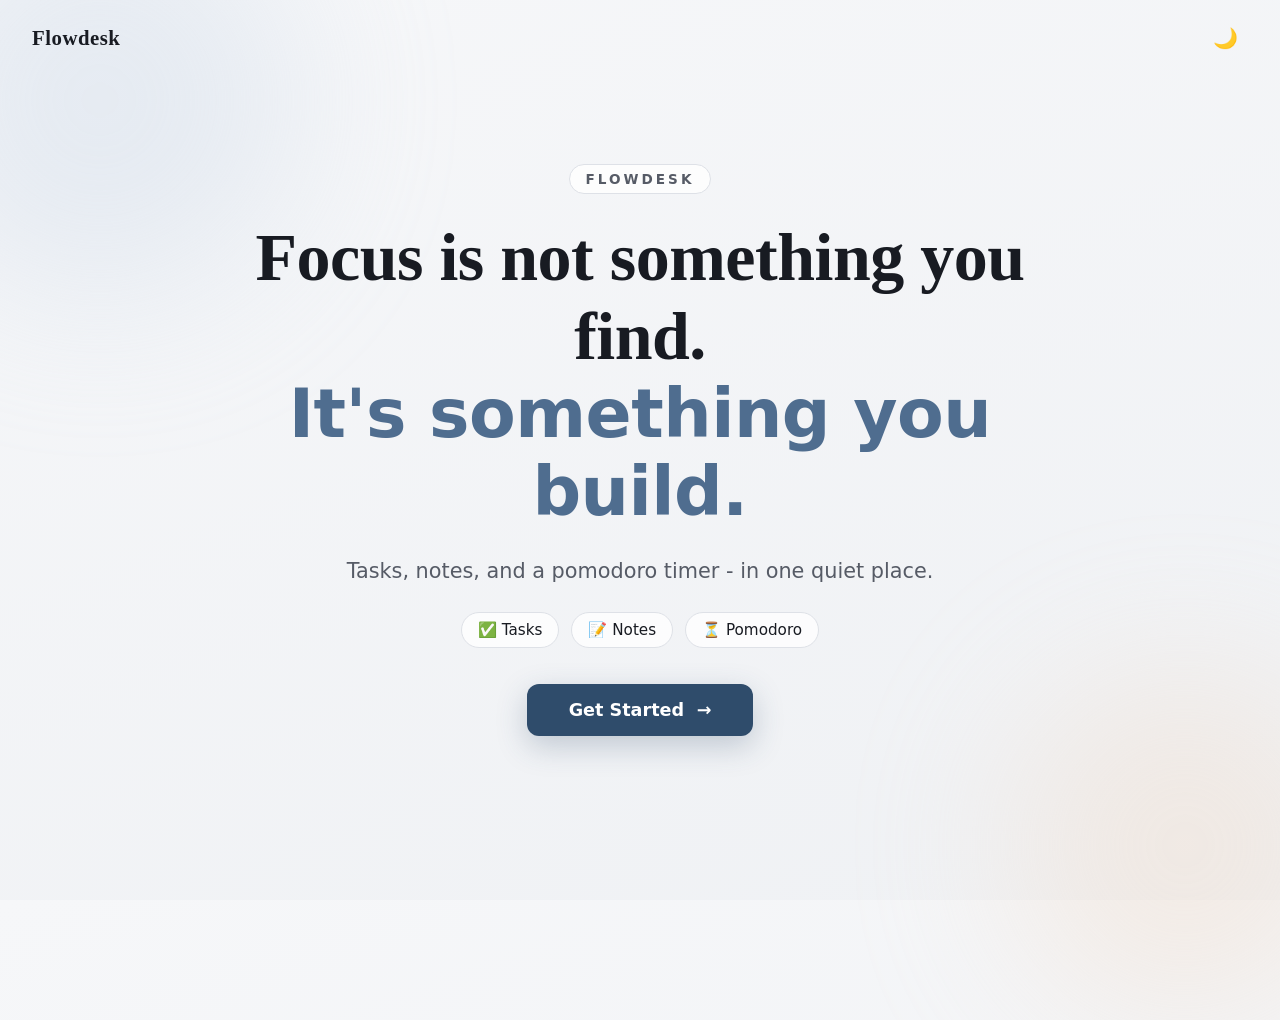
<file: views/index.html>
<!DOCTYPE html>
<html lang="en">

<head>
    <meta charset="UTF-8">
    <meta name="viewport" content="width=device-width, initial-scale=1.0">
    <title>Flowdesk</title>
    <link rel="icon" href="data:image/svg+xml,<svg xmlns='http://www.w3.org/2000/svg' viewBox='0 0 100 100'><text y='.9em' font-size='90'>⏳</text></svg>"> <!-- small icon in the tab, also stops the favicon.ico 404 error -->

    <script>
        let savedTheme = localStorage.getItem("theme");
        if (savedTheme) {
            document.documentElement.dataset.theme = savedTheme;
        }
    </script>

    <link rel="stylesheet" href="../css/style.css">
    <script src="../js/auth.js" defer></script>
</head>

<body class="auth-page">

    <header class="auth-topbar">
        <span class="topbar-brand">Flowdesk</span>
        <button type="button" id="dark-toggle-mode">🌙</button>
    </header>

    <div class="auth-bg-shape shape-one"></div>
    <div class="auth-bg-shape shape-two"></div>

    <div id="landing">
        <p class="landing-eyebrow">Flowdesk</p>
        <h1 class="landing-quote">Focus is not something you find.<br><span class="landing-highlight">It's something you build.</span></h1>
        <p class="landing-subtext">Tasks, notes, and a pomodoro timer - in one quiet place.</p>
        <div class="landing-features">
            <span class="feature-chip">✅ Tasks</span>
            <span class="feature-chip">📝 Notes</span>
            <span class="feature-chip">⏳ Pomodoro</span>
        </div>
        <button id="get-started-btn" class="landing-cta">Get Started <span class="cta-arrow">&rarr;</span></button>
    </div>

    <div id="auth-wrapper" class="hidden">
        <button id="back-to-landing" class="back-btn" aria-label="Back">&larr;</button>

        <div id="login">
            <form action="">
                <h2>Login</h2>
                <p class="auth-subtitle">Welcome back! Log in to continue.</p>
                <label class="auth-label" for="login-username">Username</label>
                <input id="login-username" type="text" placeholder="Username">
                <label class="auth-label" for="login-password">Password</label>
                <input id="login-password" type="password" placeholder="Password">
                <p id="login-error-msg" class="error"></p>
                <button id="login-button">Login</button>
                <a href="#" id="show-register">Don't have an account yet?</a>
            </form>
        </div>
        <div id="register" class="hidden">
            <form action="">
                <h2>Register</h2>
                <p class="auth-subtitle">Create an account to get started.</p>
                <label class="auth-label" for="register-username">Username</label>
                <input id="register-username" type="text" placeholder="Set Username">
                <label class="auth-label" for="register-password">Password</label>
                <input id="register-password" type="password" placeholder="Set Password">
                <p id="register-error-msg" class="error"></p>
                <button id="register-button">Register</button>
                <a href="#" id="show-login">Already have an account?</a>
            </form>
        </div>
    </div>

</body>

</html>
</file>
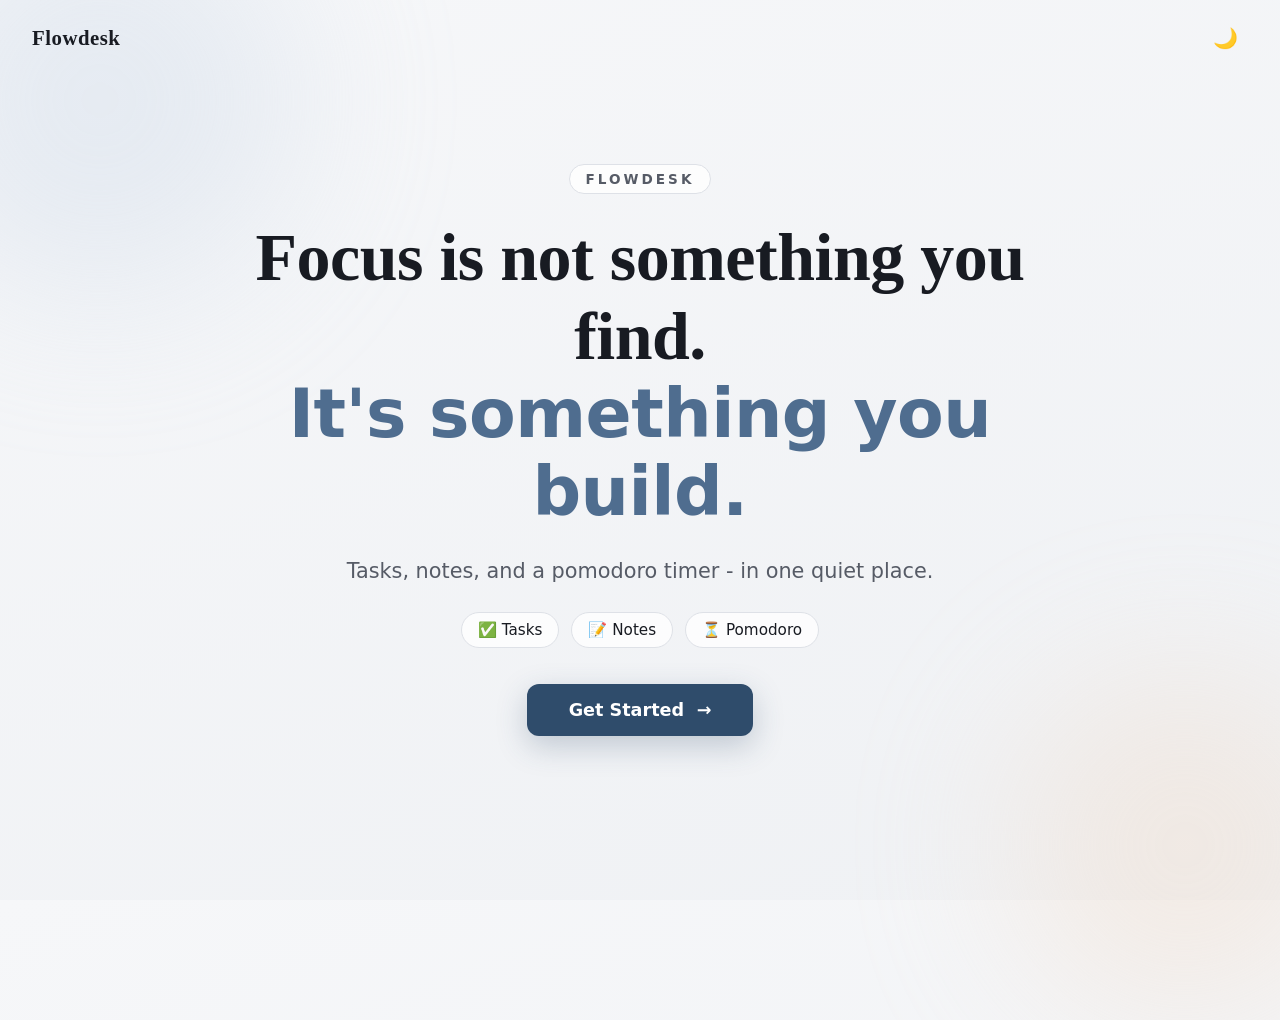
<file: views/dashboard.html>
<!DOCTYPE html>
<html lang="en">

<head>
    <meta charset="UTF-8">
    <meta name="viewport" content="width=device-width, initial-scale=1.0">
    <title>Flowdesk</title>
    <link rel="icon" href="data:image/svg+xml,<svg xmlns='http://www.w3.org/2000/svg' viewBox='0 0 100 100'><text y='.9em' font-size='90'>⏳</text></svg>"> <!-- small icon in the tab, also stops the favicon.ico 404 error -->
    <link rel="stylesheet" href="../css/nav.css">
    <link rel="stylesheet" href="../css/dashboard.css">
    <script src="../js/auth-gaurd.js"></script>
    <script src="../js/nav.js" defer></script>
    <script src="../js/dashboard.js" defer></script>
</head>

<body>
    <div id="nav-placeholder"></div>

    <div class="dash-layout">

        <header class="dash-masthead">
            <div class="masthead-greeting">
                <h1 id="greeting-text"></h1>
                <p id="greeting-date"></p>
            </div>

            <div class="masthead-meta">
                <div class="dash-clock" id="live-clock"></div>
                <div class="meta-divider" aria-hidden="true"></div>
                <div class="header-weather">
                    <div class="weather-widget" id="weather-loaded">
                        <span class="weather-temp" id="weather-temp"></span>
                        <div class="weather-info">
                            <span class="weather-condition" id="weather-condition"></span>
                            <span class="weather-location" id="weather-location"></span>
                        </div>
                    </div>
                    <div class="weather-fallback" id="weather-fallback" hidden>
                        <p class="weather-fallback-text" id="weather-fallback-text">Enable location for weather.</p>
                        <button class="weather-retry-btn" id="weather-retry-btn">Allow location</button>
                    </div>
                </div>
            </div>
        </header>

        <div class="dash-body">

            <div class="dash-main">

                <section class="focus-hero">
                    <p class="focus-hero-eyebrow">Today's focus</p>
                    <div class="focus-hero-stat">
                        <span class="focus-hero-number" id="stat-minutes"></span>
                        <span class="focus-hero-label">focused today</span>
                    </div>
                    <p class="focus-hero-sub"><span id="stat-sessions">0</span></p>
                    <p class="focus-hero-note">Every finished focus session on the timer adds to this number.</p>
                </section>

                <section class="dash-block start-focus-block">
                    <div class="start-focus-text">
                        <h2 class="block-title">Ready to focus?</h2>
                        <p class="start-focus-sub">Jump into a session, pick up where you left off.</p>
                    </div>
                    <a href="timer.html" class="start-focus-btn">Start a session</a>
                </section>

                <section class="dash-block">
                    <div class="block-head">
                        <h2 class="block-title">Upcoming Tasks</h2>
                        <a href="tasks.html" class="block-link">View all</a>
                    </div>
                    <ul class="preview-list" id="upcoming-tasks-list">
                        <li class="preview-item">
                            <span class="preview-dot"></span>
                            <span class="preview-text" id="task1"></span>
                            <span class="preview-meta" id="task1date"></span>
                        </li>
                        <li class="preview-item">
                            <span class="preview-dot"></span>
                            <span class="preview-text" id="task2"></span>
                            <span class="preview-meta" id="task2date"></span>
                        </li>
                        <li class="preview-empty" hidden>Nothing on the list. <a href="tasks.html" class="add-link">Add</a> your first task.</li>
                    </ul>
                </section>

            </div>

            <aside class="dash-rail">

                <section class="rail-block rail-stats">
                    <div class="rail-stat-row stat-tasks-row">
                        <span class="rail-stat-label"><span class="stat-symbol">&#10003;</span> Active tasks</span>
                        <span class="rail-stat-number" id="stat-tasks"></span>
                        <span class="rail-stat-hint">due today or later</span>
                    </div>
                    <div class="rail-stat-row stat-notes-row">
                        <span class="rail-stat-label"><span class="stat-symbol">&#9998;</span> Total notes</span>
                        <span class="rail-stat-number" id="stat-notes"></span>
                        <span class="rail-stat-hint">saved in your notebook</span>
                    </div>
                </section>

                <section class="rail-block note-block">
                    <div class="block-head">
                        <h2 class="block-title">Recent note</h2>
                        <a href="notes.html" class="block-link">View all</a>
                    </div>
                    <div class="note-preview" id="recent-note">
                        <h3 class="note-preview-title" id="recent-note-title"></h3>
                        <p class="note-preview-body" id="recent-note-body"></p>
                        <span class="note-preview-category" id="recent-note-category"></span>
                    </div>
                    <p class="note-preview-empty" id="recent-note-empty" hidden>No notes yet. Your first one will show
                        up here.</p>
                </section>

                <section class="quick-links">
                    <h2 class="block-title">Jump to</h2>
                    <a href="tasks.html" class="quick-link">
                        <span class="quick-link-name">Tasks</span>
                        <span class="quick-link-desc">Plan what's next</span>
                    </a>
                    <a href="notes.html" class="quick-link">
                        <span class="quick-link-name">Notes</span>
                        <span class="quick-link-desc">Write things down</span>
                    </a>
                    <a href="timer.html" class="quick-link">
                        <span class="quick-link-name">Pomodoro Timer</span>
                        <span class="quick-link-desc">25 / 5 minutes by default</span>
                    </a>
                    <a href="settings.html" class="quick-link">
                        <span class="quick-link-name">Settings</span>
                        <span class="quick-link-desc">Account and data</span>
                    </a>
                </section>

            </aside>

        </div>
    </div>
</body>

</html>
</file>
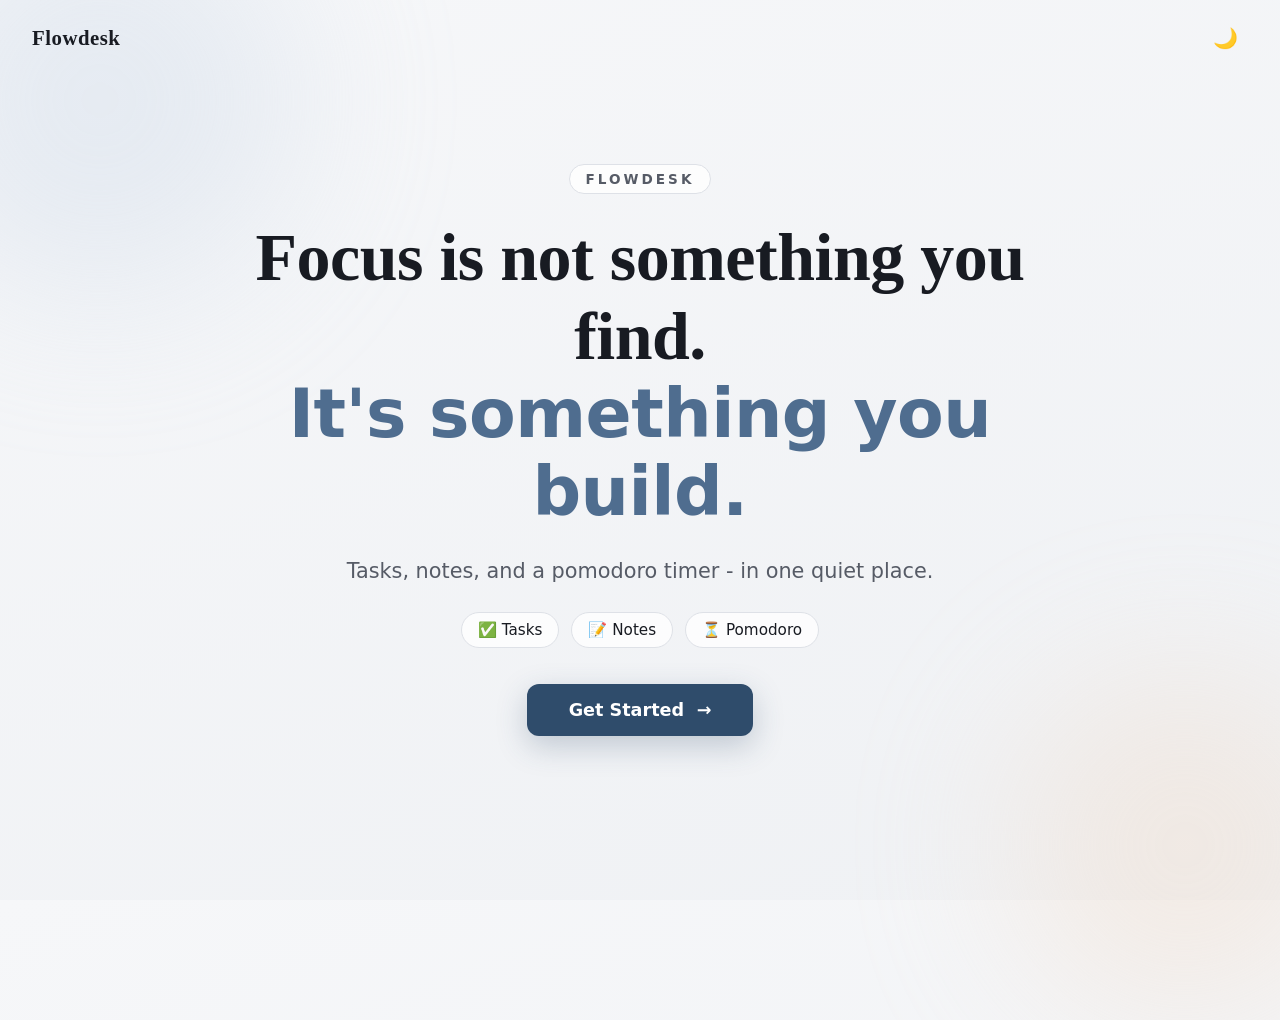
<file: views/notes.html>
<!DOCTYPE html>
<html lang="en">
<head>
    <meta charset="UTF-8">
    <meta name="viewport" content="width=device-width, initial-scale=1.0">
    <title>Flowdesk</title>
    <link rel="icon" href="data:image/svg+xml,<svg xmlns='http://www.w3.org/2000/svg' viewBox='0 0 100 100'><text y='.9em' font-size='90'>⏳</text></svg>"> <!-- small icon in the tab, also stops the favicon.ico 404 error -->
    <link rel="stylesheet" href="../css/nav.css">
    <link rel="stylesheet" href="../css/notes.css">
    <script src="../js/auth-gaurd.js"></script>
    <script src="../js/nav.js"></script>
    <script src="../js/notes.js" defer></script>
</head>
<body>

    <div id="nav-placeholder"></div>

    <div class="notes-layout">
        <aside class="sidebar">
            <div class="sidebar-header">
                <h2>Notes</h2>
                <button id="new-note-btn" aria-label="New note">+</button>
            </div>
            <div class="notes-section">
                <button id="all-notes-btn" class="section-label">All Notes</button>
            </div>
            <div class="category-section">
                <p class="section-label">Categories</p>
                <ul id="category-list"></ul>
            </div>
        </aside>

        <!-- drag bar to resize the sidebar -->
        <div class="resizer" data-column=".sidebar" data-direction="1"></div>

        <main class="editor-area">
            <!-- a button, so clicking it opens a new note (same as the + button) -->
            <button type="button" class="empty-state" id="empty-state">
                <span>Select a note or create a new one</span>
            </button>
            <div class="note-editor" id="note-editor" style="display:none;">

                <input type="text" id="note-title" placeholder="Note Title" aria-label="Note title">
                <select id="note-category" aria-label="Category">
                    <option value="">No Category</option>
                    <option value="__new__">+ Add New Category</option>
                </select>
                <input type="text" id="new-category-input" placeholder="New category name" aria-label="New category name" style="display:none;">

                <div id="note-content" contenteditable="true" placeholder="Start writing..." role="textbox" aria-multiline="true" aria-label="Note content"></div>
                <p id="error" role="alert"></p>
                <div class="editor-actions">
                    <button id="save-note-btn">Save</button>
                    <button id="delete-note-btn">Delete</button>
                    <button id="close-editor-btn" aria-label="Close editor">✕</button>
                </div>
            </div>
        </main>

        <!-- drag bar to resize the cards area (direction -1 because it sits on the right side) -->
        <div class="resizer" data-column=".cards-area" data-direction="-1"></div>

        <section class="cards-area">
            <div class="cards-header">
                <h3 id="cards-title">All Notes</h3>
                <input type="text" id="search-input" placeholder="Search..." aria-label="Search notes by title">
            </div>
            <div class="cards-grid" id="cards-grid"></div>
        </section>
    </div>
</body>
</html>
</file>
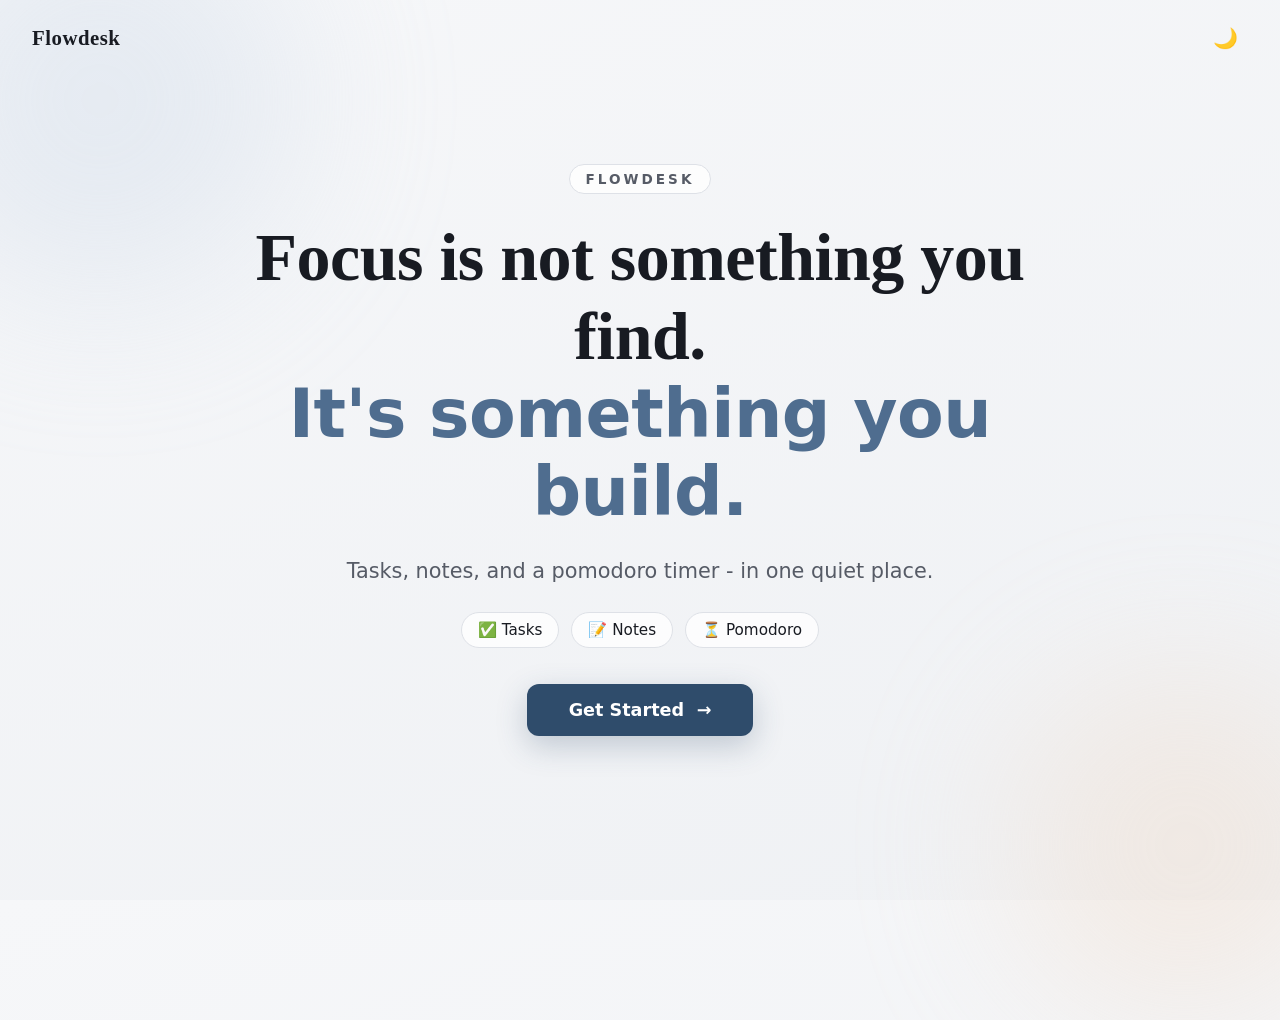
<file: views/settings.html>
<!DOCTYPE html>
<html lang="en">
<head>
    <meta charset="UTF-8">
    <meta name="viewport" content="width=device-width, initial-scale=1.0">
    <title>Flowdesk</title>
    <link rel="icon" href="data:image/svg+xml,<svg xmlns='http://www.w3.org/2000/svg' viewBox='0 0 100 100'><text y='.9em' font-size='90'>⏳</text></svg>"> <!-- small icon in the tab, also stops the favicon.ico 404 error -->
    <link rel="stylesheet" href="../css/nav.css">
    <link rel="stylesheet" href="../css/settings.css">
    <script src="../js/auth-gaurd.js"></script>
    <script src="../js/nav.js" defer></script>
    <script src="../js/settings.js" defer></script>
</head>
<body>
    <div id="nav-placeholder"></div>

    <div class="settings-layout">
        <aside class="settings-menu">
            <p class="settings-menu-label">Settings</p>
            <div class="settings-tabs" role="tablist">
                <button class="tab-btn is-active" data-tab="account" role="tab" aria-selected="true" aria-controls="panel-account">Account</button>
                <button class="tab-btn" data-tab="data" role="tab" aria-selected="false" aria-controls="panel-data">Reset</button>
            </div>
        </aside>

        <main class="settings-main">

            <!-- Account: change password -->
            <section class="settings-panel is-active" id="panel-account" role="tabpanel">
                <header class="panel-header">
                    <h2 class="panel-title">Account</h2>
                    <p class="panel-desc">Update the password used to log in to Flowdesk.</p>
                </header>

                <div class="settings-card">
                    <h3 class="card-title">Change password</h3>
                    <form id="password-form" class="settings-form">
                        <label class="field">
                            <span class="field-label">Current password</span>
                            <input type="password" id="current-password" autocomplete="current-password" required>
                        </label>
                        <label class="field">
                            <span class="field-label">New password</span>
                            <input type="password" id="new-password" autocomplete="new-password" required>
                        </label>
                        <label class="field">
                            <span class="field-label">Confirm new password</span>
                            <input type="password" id="confirm-password" autocomplete="new-password" required>
                        </label>
                        <!-- aria-live makes screen readers read out new messages -->
                        <p id="password-error" class="field-error" aria-live="polite"></p>
                        <button type="submit" class="save-btn" id="save-btn">Update password</button>
                    </form>
                </div>
            </section>

            <!-- Data: reset -->
            <section class="settings-panel" id="panel-data" role="tabpanel">
                <header class="panel-header">
                    <h2 class="panel-title">Data Reset</h2>
                    <p class="panel-desc">Remove your tasks, notes and timer data from this browser.</p>
                </header>

                <p class="danger-label">Danger zone</p>
                <div class="danger-zone">
                    <div class="toggle-text">
                        <span class="toggle-label">Clear all data</span>
                        <span class="toggle-sub">Permanently deletes your tasks, notes, timer settings, and focus history from this browser. This can't be undone.</span>
                    </div>
                    <button class="danger-btn" id="clear-data-btn">Clear all data</button>
                </div>
            </section>

        </main>
    </div>
</body>
</html>
</file>
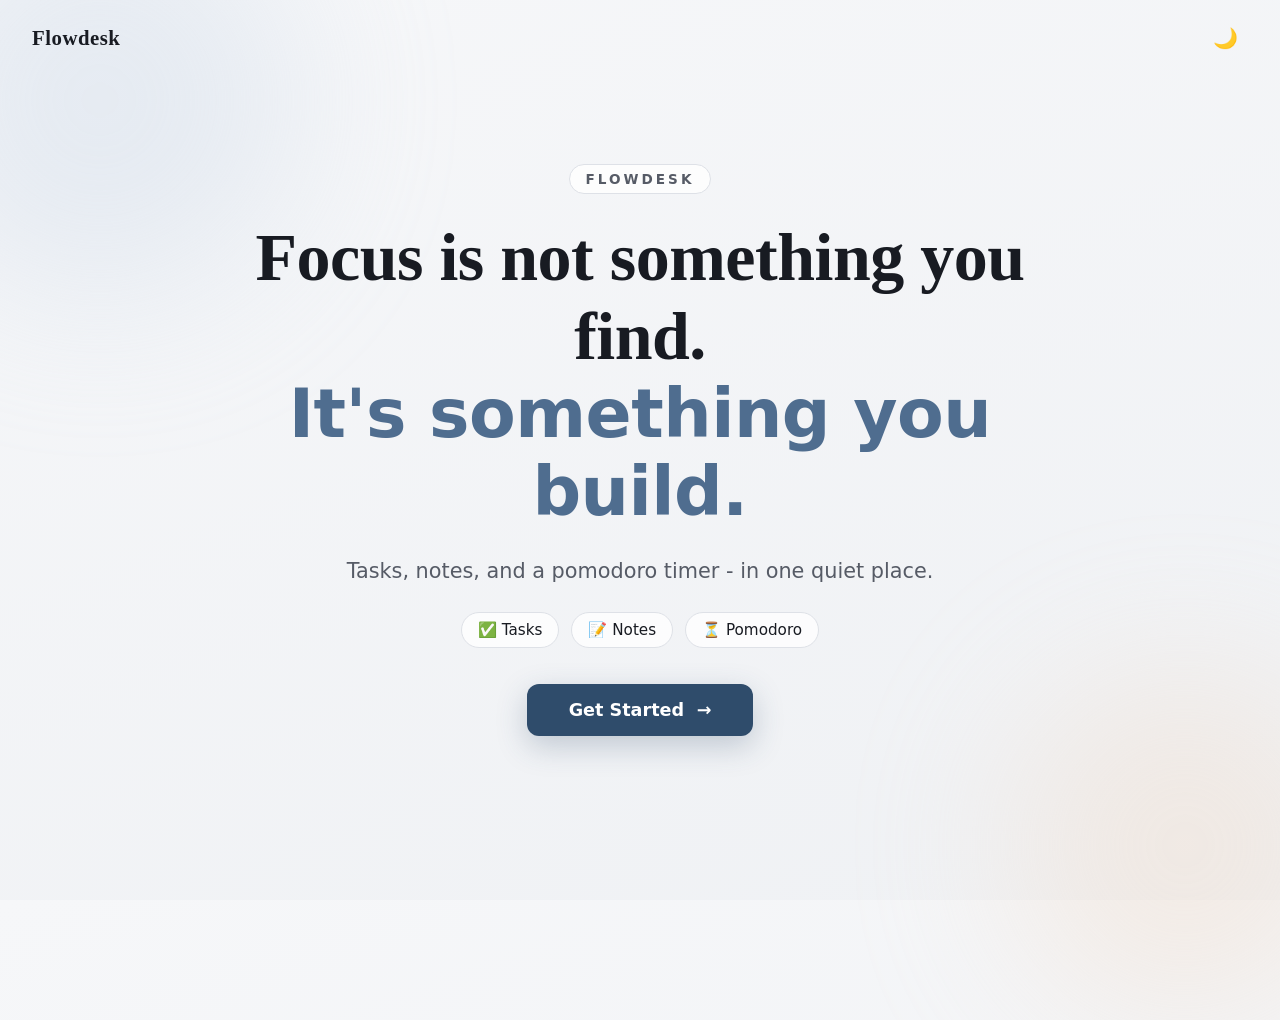
<file: views/tasks.html>
<!DOCTYPE html>
<html lang="en">
<head>
    <meta charset="UTF-8">
    <meta name="viewport" content="width=device-width, initial-scale=1.0">
    <title>Flowdesk</title>
    <link rel="icon" href="data:image/svg+xml,<svg xmlns='http://www.w3.org/2000/svg' viewBox='0 0 100 100'><text y='.9em' font-size='90'>⏳</text></svg>"> <!-- small icon in the tab, also stops the favicon.ico 404 error -->
    <link rel="stylesheet" href="../css/nav.css">
    <link rel="stylesheet" href="../css/tasks.css">
    <script src="../js/auth-gaurd.js"></script>
    <script src="../js/nav.js" defer></script>
    <script src="../js/tasks.js" defer></script>
</head>
<body>
    <div id="nav-placeholder"></div>

    <div class="tasks-layout">
        <aside class="tasks-menu">
            
            <input type="text" id="task-search" placeholder="Search tasks">
            <button id="new-task-btn">New Task</button>
            
            <p class="menu-label">Filters</p>
            <nav class="tasks-filters">
                <button data-filter="all">All</button>
                <button data-filter="active">Active</button>
                <button data-filter="completed">Completed</button>
                <button data-filter="today">Today</button>
                <button data-filter="missed">Missed</button>
            </nav>
        </aside>

        <main class="tasks-main">
            <header class="tasks-header">
                <h1 class="tasks-title">Tasks</h1>
                <p class="tasks-subtitle">Add a task with a due date, then tick it off when it's done.</p>
            </header>

            <form id="task-form">
                <input type="text" id="task-input" placeholder="Add a new task" required>
                <input type="date" id="dueDate">
                <button type="submit">Add Task</button>
                <p id="error"></p>
            </form>

            <ul id="task-list"></ul>
        </main>
    </div>
</body>
</html>
</file>
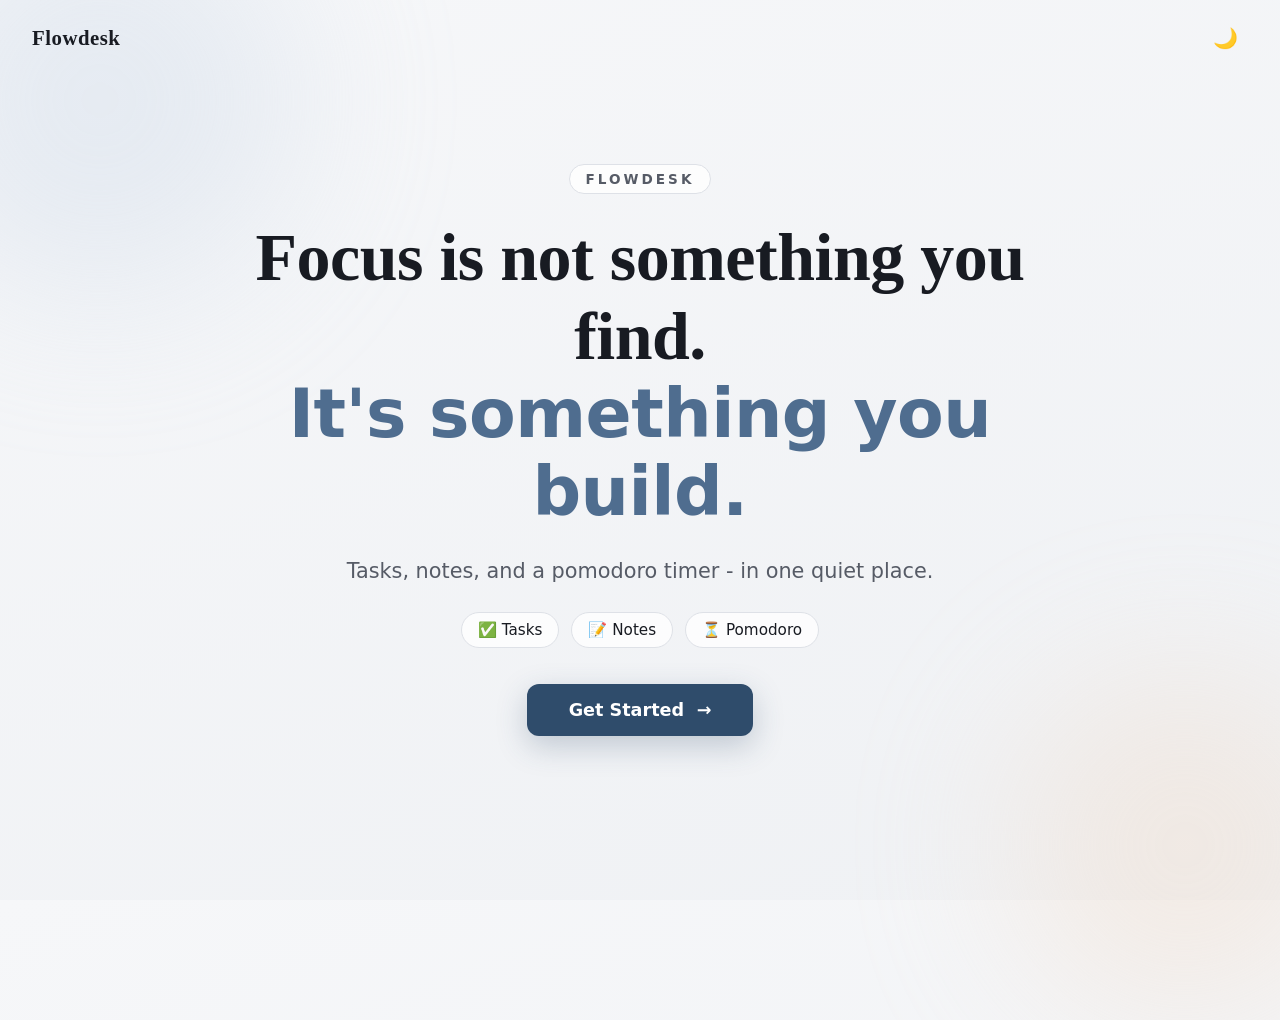
<file: views/timer.html>
<!DOCTYPE html>
<html lang="en">
<head>
    <meta charset="UTF-8">
    <meta name="viewport" content="width=device-width, initial-scale=1.0">
    <title>Flowdesk</title>
    <link rel="icon" href="data:image/svg+xml,<svg xmlns='http://www.w3.org/2000/svg' viewBox='0 0 100 100'><text y='.9em' font-size='90'>⏳</text></svg>"> <!-- small icon in the tab, also stops the favicon.ico 404 error -->
    <link rel="stylesheet" href="../css/nav.css">
    <link rel="stylesheet" href="../css/timer.css">
    <script src="../js/auth-gaurd.js"></script>
    <script src="../js/nav.js" defer></script>
    <script src="../js/timer.js" defer></script>
</head>
<body>
    <div id="nav-placeholder"></div>

    <div class="timer-layout" data-mode="focus">
        <aside class="timer-menu">

            <p class="timer-menu-label">Session</p>
            <div class="timer-modes">
                <button class="mode-btn is-active" data-mode="focus">Focus</button>
                <button class="mode-btn" data-mode="short">Short break</button>
                <button class="mode-btn" data-mode="long">Long break</button>
            </div>

            <p class="timer-menu-label">Today</p>
            <div class="timer-stats">
                <div class="stat-row">
                    <span>Sessions completed</span>
                    <span id="stat-sessions"></span>
                </div>
                <div class="stat-row">
                    <span>Focus time</span>
                    <span id="stat-minutes"></span>
                </div>
            </div>

            <p class="timer-menu-label">Durations</p>
            <div class="timer-durations">
                <label class="duration-field">
                    <span class="duration-name">Focus <small>min</small></span>
                    <input type="number" id="focusDuration" min="1" max="90" value="25">
                </label>
                <label class="duration-field">
                    <span class="duration-name">Short break <small>min</small></span>
                    <input type="number" id="shortDuration" min="1" max="30" value="5">
                </label>
                <label class="duration-field">
                    <span class="duration-name">Long break <small>min</small></span>
                    <input type="number" id="longDuration" min="1" max="60" value="15">
                </label>
                <label class="duration-field">
                    <span class="duration-name">Rounds <small>per cycle</small></span>
                    <input type="number" id="roundsPerCycle" min="1" max="12" value="4">
                </label>
            </div>

            <p class="timer-menu-label">History</p>
            <ul class="timer-history" id="history-list">
                <!-- filled by renderHistory() -->
            </ul>
        </aside>

        <main class="timer-main">
            <p class="timer-mode-label" id="mode-label">Focus session</p>

            <div class="timer-ring-wrap">
                <svg class="timer-ring" viewBox="0 0 220 220">
                    <!-- color fade along the ring, the two colors are set in timer.css -->
                    <defs>
                        <linearGradient id="ring-gradient" x1="0" y1="0" x2="1" y2="1">
                            <stop offset="0%" class="ring-stop-start"></stop>
                            <stop offset="100%" class="ring-stop-end"></stop>
                        </linearGradient>
                    </defs>
                    <circle class="ring-track" cx="110" cy="110" r="100"></circle>
                    <circle class="ring-progress" id="ring-progress" cx="110" cy="110" r="100"></circle>
                </svg>
                <div class="timer-face">
                    <span class="timer-time" id="timer-display">25:00</span>
                    <span class="timer-cycle" id="cycle-label">Round 1 of 4</span>
                    <div class="timer-dots" id="cycle-dots">
                        <span class="dot is-filled"></span>
                        <span class="dot"></span>
                        <span class="dot"></span>
                        <span class="dot"></span>
                    </div>
                </div>
            </div>

            <div class="timer-controls">
                <button class="control-btn ghost-btn" id="reset-btn" aria-label="Reset timer">Reset</button>
                <button class="control-btn primary-btn" id="start-pause-btn">Start</button>
                <button class="control-btn ghost-btn" id="skip-btn">Skip</button>
            </div>
            <button class="restart-cycle-link" id="restart-cycle-btn">Restart cycle</button>

            <p class="timer-tip">Pick one task and stay with it until the ring runs out.</p>
        </main>
    </div>
    <!-- alertdialog role so screen readers announce the overlay when it shows -->
    <div class="session-overlay" id="session-overlay" role="alertdialog" aria-labelledby="overlay-message" tabindex="-1">
        <p class="overlay-message" id="overlay-message">Break time!</p>
        <p class="overlay-hint">Press any key or click to continue</p>
    </div>
</body>
</html>
</file>
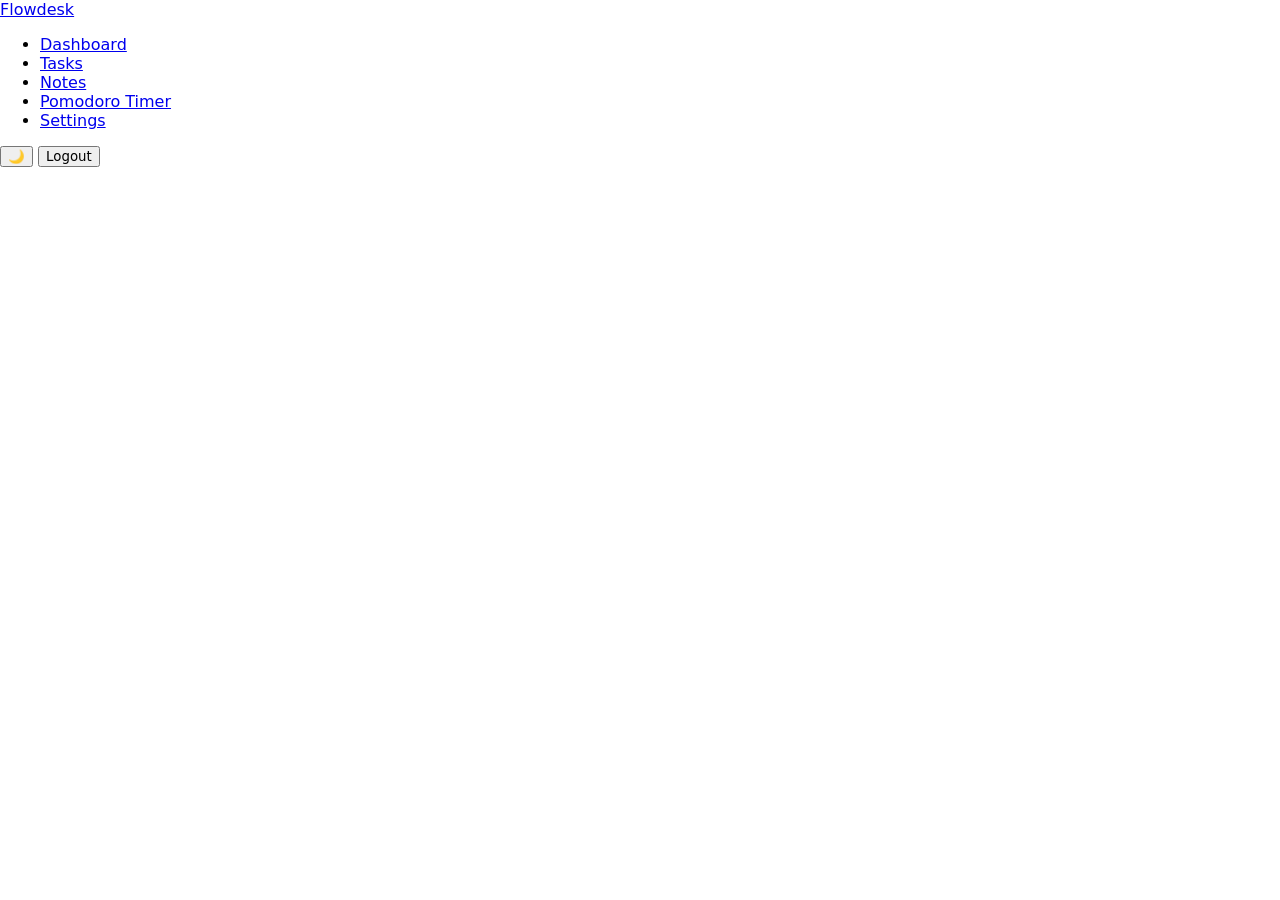
<file: views/todo.html>
<!DOCTYPE html>
<html lang="en">
<head>
    <meta charset="UTF-8">
    <meta name="viewport" content="width=device-width, initial-scale=1.0">
    <title>StudyHub</title>
    <link rel="stylesheet" href="../css/style.css">
    <script src="../js/nav.js"></script>
</head>
<body>
    <div id="nav-placeholder"></div>
</body>
</html>
</file>
<file: css/style.css>
* {
  box-sizing: border-box;
  font-family: system-ui, -apple-system, "Segoe UI", Roboto, "Helvetica Neue", Arial, sans-serif; /* fonts already on the computer, nothing loaded from the internet */
}

html, body {
  margin: 0;
  padding: 0;
  height: 100%;
}

.auth-page {
  display: flex;
  justify-content: center;
  align-items: center;
  min-height: 100vh;
  margin: 0;
  position: relative;
  overflow: hidden;
  background: linear-gradient(160deg, var(--auth-bg-start) 0%, var(--auth-bg-end) 100%);
}

/* ---------- Top bar ---------- */

.auth-topbar {
  position: absolute;
  top: 0;
  left: 0;
  right: 0;
  display: flex;
  justify-content: space-between;
  align-items: center;
  padding: 1.25rem 2rem;
  z-index: 2;
}

.topbar-brand {
  font-family: "Iowan Old Style", "Palatino Linotype", Palatino, Georgia, serif;
  font-weight: 600;
  letter-spacing: 0.5px;
  font-size: 1.3rem;
  color: var(--auth-text);
}

.auth-topbar button {
  border: none;
  background: transparent;
  font-size: 1.25rem;
  cursor: pointer;
  padding: 0.35rem 0.65rem;
  border-radius: 6px;
}

.auth-topbar button:hover {
  background: var(--auth-toggle-hover);
}

/* ---------- Decorative background shapes ---------- */

.auth-bg-shape {
  position: absolute;
  border-radius: 50%;
  filter: blur(80px);
  opacity: 0.35;
  z-index: 0;
}

.shape-one {
  width: 400px;
  height: 400px;
  background: var(--auth-shape-one);
  top: -100px;
  left: -100px;
}

.shape-two {
  width: 350px;
  height: 350px;
  background: var(--auth-shape-two);
  bottom: -120px;
  right: -80px;
}

/* ---------- Landing ---------- */

#landing {
  position: relative;
  z-index: 1;
  display: flex;
  flex-direction: column;
  align-items: center;
  justify-content: center;
  text-align: center;
  gap: 1.5rem;
  padding: 2rem 1rem;
  max-width: 820px;
  animation: landing-fade-in 0.6s ease-out; /* gentle slide up when the page opens */
}

@keyframes landing-fade-in {
  from {
    opacity: 0;
    transform: translateY(16px);
  }
  to {
    opacity: 1;
    transform: translateY(0);
  }
}

/* small pill above the heading */
.landing-eyebrow {
  text-transform: uppercase;
  letter-spacing: 3px;
  font-size: 0.85rem;
  font-weight: 600;
  color: var(--auth-muted);
  background: var(--auth-chip-bg);
  border: 1px solid var(--auth-card-border);
  padding: 0.4rem 1rem;
  border-radius: 999px;
  margin: 0;
}

.landing-quote {
  /* clamp = smallest size, size that grows with the screen, biggest size */
  font-family: "Iowan Old Style", "Palatino Linotype", Palatino, Georgia, serif;
  font-size: clamp(2.4rem, 6vw, 4.25rem);
  font-weight: 600;
  line-height: 1.15;
  letter-spacing: -0.5px;
  color: var(--auth-text);
  margin: 0;
}

/* second line of the quote in the accent color */
.landing-highlight {
  color: var(--auth-accent);
}

.landing-subtext {
  font-size: clamp(1.1rem, 2.2vw, 1.3rem);
  line-height: 1.6;
  color: var(--auth-muted);
  margin: 0;
}

.landing-features {
  display: flex;
  flex-wrap: wrap; /* chips go to a new line on small phones */
  justify-content: center;
  gap: 0.75rem;
}

.feature-chip {
  font-size: 0.95rem;
  font-weight: 500;
  color: var(--auth-text);
  background: var(--auth-chip-bg);
  border: 1px solid var(--auth-card-border);
  padding: 0.5rem 1rem;
  border-radius: 999px;
}

.landing-cta {
  margin-top: 0.75rem;
  padding: 1rem 2.6rem;
  border: none;
  border-radius: 12px;
  background: var(--auth-btn-bg);
  color: var(--auth-btn-text);
  font-size: 1.1rem;
  font-weight: 600;
  cursor: pointer;
  box-shadow: 0 10px 30px var(--auth-cta-shadow);
  transition: background 0.2s, transform 0.2s, box-shadow 0.2s;
}

/* button lifts a little on hover */
.landing-cta:hover {
  background: var(--auth-btn-hover);
  transform: translateY(-2px);
  box-shadow: 0 14px 34px var(--auth-cta-shadow);
}

.cta-arrow {
  display: inline-block;
  margin-left: 0.4rem;
  transition: transform 0.2s;
}

/* arrow nudges right on hover */
.landing-cta:hover .cta-arrow {
  transform: translateX(4px);
}

/* turn the animations off for people who prefer less motion */
@media (prefers-reduced-motion: reduce) {
  #landing,
  .landing-cta,
  .cta-arrow {
    animation: none;
    transition: none;
  }
}

/* ---------- Auth wrapper ---------- */

#auth-wrapper {
  position: relative;
  z-index: 1;
  display: flex;
  flex-direction: column;
  align-items: center;
}

.back-btn {
  position: absolute;
  top: 0;
  left: 0;
  width: 40px;
  height: 40px;
  display: flex;
  align-items: center;
  justify-content: center;
  background: var(--auth-card-bg);
  border: 1px solid var(--auth-card-border);
  border-radius: 16px 0 12px 0; /* top-left matches the card corner */
  color: var(--auth-muted);
  font-size: 1.15rem;
  cursor: pointer;
  z-index: 1;
}

.back-btn:hover {
  color: var(--auth-text);
  background: var(--auth-back-hover-bg);
}

/* ---------- Login / Register forms ---------- */

/* colors for the landing screen and login/register card, same palette as the dashboard
   (dark ink, navy blue, soft slate-blue accent). Dark versions are in the dark mode section */
.auth-page {
  --auth-card-bg: #ffffff;
  --auth-card-border: #dee1e7;
  --auth-card-shadow: rgba(24, 27, 34, 0.08);
  --auth-text: #181b22;
  --auth-muted: #565b66;
  --auth-input-bg: #f7f8fa;
  --auth-input-border: #dee1e7;
  --auth-focus-ring: rgba(47, 76, 107, 0.15);
  --auth-btn-bg: #2f4c6b;
  --auth-btn-hover: #253d57;
  --auth-btn-text: #ffffff;
  --auth-error: #b42318;
  --auth-back-hover-bg: #eff1f4;
  --auth-bg-start: #f6f7f9;
  --auth-bg-end: #eff1f4;
  --auth-accent: #4f6d8f;
  --auth-chip-bg: rgba(255, 255, 255, 0.8);
  --auth-cta-shadow: rgba(47, 76, 107, 0.25);
  --auth-toggle-hover: rgba(24, 27, 34, 0.06);
  --auth-shape-one: #c9d6e6;
  --auth-shape-two: #f1d9c4;
}

form {
  background: var(--auth-card-bg);
  padding: 3rem 2.5rem 2.5rem;
  border-radius: 16px;
  box-shadow: 0 20px 50px var(--auth-card-shadow);
  border: 1px solid var(--auth-card-border);
  display: flex;
  flex-direction: column;
  gap: 0.5rem;
  width: 400px;
  max-width: calc(100vw - 2rem); /* keeps a small gap on the sides on phones */
}

form h2 {
  margin: 0;
  font-family: "Iowan Old Style", "Palatino Linotype", Palatino, Georgia, serif;
  font-weight: 600;
  font-size: 1.9rem;
  text-align: center;
  color: var(--auth-text);
}

.auth-subtitle {
  margin: 0 0 1.25rem;
  text-align: center;
  font-size: 0.95rem;
  color: var(--auth-muted);
}

.auth-label {
  font-size: 0.85rem;
  font-weight: 600;
  color: var(--auth-text);
}

form input {
  padding: 0.85rem 1rem;
  margin-bottom: 0.75rem;
  font-size: 1rem;
  background: var(--auth-input-bg);
  color: var(--auth-text);
  border: 1px solid var(--auth-input-border);
  border-radius: 10px;
  outline: none;
  transition: border-color 0.2s, box-shadow 0.2s;
}

/* soft ring around the box you are typing in */
form input:focus {
  border-color: var(--auth-btn-bg);
  box-shadow: 0 0 0 4px var(--auth-focus-ring);
}

form button {
  margin-top: 0.5rem;
  padding: 0.9rem;
  font-size: 1rem;
  font-weight: 600;
  border: none;
  border-radius: 10px;
  background: var(--auth-btn-bg);
  color: var(--auth-btn-text);
  cursor: pointer;
  transition: background 0.2s, transform 0.1s;
}

form button:hover {
  background: var(--auth-btn-hover);
}

form button:active {
  transform: scale(0.98);
}

form a {
  margin-top: 1rem;
  font-size: 0.9rem;
  text-align: center;
  color: var(--auth-muted);
  text-decoration: none;
}

form a:hover {
  color: var(--auth-text);
  text-decoration: underline;
}

.error {
  margin: 0;
  color: var(--auth-error);
  font-size: 0.85rem;
}

/* no empty gap under the inputs when there is no error to show */
.error:empty {
  display: none;
}

/* ---------- Utility ---------- */

.hidden {
  display: none !important;
}

/* ---------- Dark mode ---------- */

[data-theme="dark"] .auth-page {
  --auth-card-bg: #1d1d23;
  --auth-card-border: #2d2d35;
  --auth-card-shadow: rgba(0, 0, 0, 0.4);
  --auth-text: #e4e4e7;
  --auth-muted: #8a8a92;
  --auth-input-bg: #16161b;
  --auth-input-border: #2d2d35;
  --auth-focus-ring: rgba(91, 122, 212, 0.25);
  --auth-btn-bg: #4a68c0;
  --auth-btn-hover: #5b7ad4;
  --auth-btn-text: #ffffff;
  --auth-error: #f28b82;
  --auth-back-hover-bg: #26262e;
  --auth-bg-start: #15151a;
  --auth-bg-end: #1a1a20;
  --auth-accent: #a3b8d8;
  --auth-chip-bg: rgba(255, 255, 255, 0.04);
  --auth-cta-shadow: rgba(0, 0, 0, 0.45);
  --auth-toggle-hover: rgba(255, 255, 255, 0.08);
  --auth-shape-one: #5b7ad4;
  --auth-shape-two: #e0a050;
}

[data-theme="dark"] .auth-bg-shape {
  opacity: 0.2;
}
</file>
<file: css/nav.css>
* {
  transition: background-color 0.2s ease, color 0.2s ease, border-color 0.2s ease;
}

html, body {
  margin: 0;
  padding: 0;
  height: 100%;
  overflow: hidden;
}

body {
  display: flex;
  flex-direction: column;
}

#nav-placeholder {
  flex-shrink: 0;
}

/* only the top navbar, so <nav> tags inside pages don't pick up these styles */
#nav-placeholder nav {
  /* soft black instead of pure #000, easier on the eyes */
  --nav-bg: #18181b;
  --nav-border: rgba(255, 255, 255, 0.06);
  --nav-shadow: rgba(0, 0, 0, 0.2);
  --nav-text: #f3f1ea;
  --nav-text-soft: rgba(243, 241, 234, 0.7);
  --nav-hover-bg: rgba(255, 255, 255, 0.08);
  --nav-active-bg: rgba(255, 255, 255, 0.14);
  --nav-accent: #60a5fa;
  --nav-outline: rgba(255, 255, 255, 0.25);
  --nav-logout-hover-bg: #f3f1ea;
  --nav-logout-hover-text: #18181b;

  position: relative;
  z-index: 10; /* keeps the shadow on top of the page below */
  display: flex;
  align-items: center;
  gap: 2rem;
  padding: 0.75rem 2rem;
  background: var(--nav-bg);
  border-bottom: 1px solid var(--nav-border);
  box-shadow: 0 2px 12px var(--nav-shadow);
}

[data-theme="dark"] #nav-placeholder nav {
  --nav-bg: #15151a;
  --nav-border: #2d2d35;
  --nav-shadow: rgba(0, 0, 0, 0.4);
  --nav-text: #e4e4e7;
  --nav-text-soft: #8a8a92;
  --nav-hover-bg: rgba(255, 255, 255, 0.06);
  --nav-active-bg: #26262e;
  --nav-accent: #60a5fa;
  --nav-outline: #3a3a45;
  --nav-logout-hover-bg: #e4e4e7;
  --nav-logout-hover-text: #15151a;
}

/* logo on the left, serif like the login page brand, with a small blue dot */
#nav-placeholder .nav-brand {
  display: flex;
  align-items: center;
  gap: 0.5rem;
  font-family: "Iowan Old Style", "Palatino Linotype", Palatino, Georgia, serif;
  font-size: 1.35rem;
  font-weight: 600;
  letter-spacing: 0.3px;
  color: var(--nav-text);
  text-decoration: none;
}

#nav-placeholder .nav-brand::before {
  content: "";
  width: 9px;
  height: 9px;
  border-radius: 50%;
  background: var(--nav-accent);
}

#nav-placeholder nav ul {
  list-style: none;
  display: flex;
  gap: 0.25rem;
  margin: 0;
  padding: 0;
}

#nav-placeholder nav ul a {
  display: block;
  padding: 0.5rem 0.9rem;
  border-radius: 8px;
  color: var(--nav-text-soft);
  font-size: 1rem;
  font-weight: 500;
  text-decoration: none;
  white-space: nowrap;
}

#nav-placeholder nav ul a:hover {
  background: var(--nav-hover-bg);
  color: var(--nav-text);
}

/* current page (class added by nav.js): lighter pill and a small blue line under the text */
#nav-placeholder nav ul a.is-active {
  background: var(--nav-active-bg);
  color: var(--nav-text);
  font-weight: 600;
  box-shadow: inset 0 -2px 0 var(--nav-accent);
}

/* margin-left: auto pushes the buttons to the right end */
#nav-placeholder .nav-actions {
  display: flex;
  align-items: center;
  gap: 0.6rem;
  margin-left: auto;
}

#nav-placeholder nav button {
  border: 1px solid var(--nav-outline);
  background: transparent;
  color: var(--nav-text);
  font-size: 0.95rem;
  font-weight: 600;
  cursor: pointer;
}

/* round button for the moon / sun */
#nav-placeholder #dark-toggle-mode {
  width: 38px;
  height: 38px;
  padding: 0;
  border-radius: 50%;
  font-size: 1.05rem;
  line-height: 1;
}

#nav-placeholder #dark-toggle-mode:hover {
  background: var(--nav-hover-bg);
}

/* logout is an outlined button that fills in on hover */
#nav-placeholder #logout-btn {
  height: 38px;
  padding: 0 1.1rem;
  border-radius: 8px;
}

#nav-placeholder #logout-btn:hover {
  border-color: var(--nav-logout-hover-bg);
  background: var(--nav-logout-hover-bg);
  color: var(--nav-logout-hover-text);
}

/* outline only when using the keyboard (tab key) */
#nav-placeholder nav a:focus-visible,
#nav-placeholder nav button:focus-visible {
  outline: 2px solid var(--nav-accent);
  outline-offset: 2px;
}

/* small screens: logo and buttons stay on top, links go to a second row
   that you can swipe sideways if they don't fit */
@media (max-width: 900px) {
  #nav-placeholder nav {
    flex-wrap: wrap;
    gap: 0.5rem 1rem;
    padding: 0.6rem 1rem;
  }

  #nav-placeholder nav ul {
    order: 3; /* moves the links below the logo and buttons */
    width: 100%;
    overflow-x: auto;
  }

  #nav-placeholder nav ul a {
    padding: 0.45rem 0.75rem;
    font-size: 0.95rem;
  }
}

/* pomodoro alert on other pages (made by nav.js), same look as the timer page overlay */
.nav-timer-overlay {
  --overlay-bg: rgba(0, 0, 0, 0.6);
  --overlay-text: #ffffff;

  position: fixed;
  inset: 0;
  z-index: 999;
  display: flex;
  flex-direction: column;
  align-items: center;
  justify-content: center;
  background: var(--overlay-bg);
  backdrop-filter: blur(8px);
  color: var(--overlay-text);
  text-align: center;
  cursor: pointer;
}

[data-theme="dark"] .nav-timer-overlay {
  --overlay-bg: rgba(0, 0, 0, 0.7);
  --overlay-text: #ffffff;
}

/* overlay gets focus from JS, no need to show a ring around the whole screen */
.nav-timer-overlay:focus {
  outline: none;
}

.nav-overlay-message {
  margin: 0 0 12px;
  font-size: 32px;
  font-weight: 600;
}

.nav-overlay-hint {
  margin: 0;
  font-size: 16px;
  opacity: 0.8;
}

* {
  box-sizing: border-box;
  font-family: system-ui, sans-serif;
}
</file>
<file: css/dashboard.css>
.dash-layout {
    --dash-ink: #18181b;
    --dash-ink-soft: #52525b;
    --dash-paper: #f4f4f5;
    --dash-surface: #ffffff;
    --dash-line: #e4e4e7;
    --dash-accent: #2563eb;
    --dash-btn-bg: #18181b;
    --dash-accent-soft: #ebebee;
    --dash-on-accent: #ffffff;
    --dash-hero-bg: #18181b;
    --dash-hero-text: #f4f4f5;
    --dash-hero-accent: #60a5fa;
    --dash-hero-text-soft: rgba(244, 244, 245, 0.7);
    --dash-hero-bg-end: #2e2e33;
    --dash-hero-dots: rgba(255, 255, 255, 0.07);
    --dash-hero-line: rgba(255, 255, 255, 0.14);
    --dash-hero-shadow: rgba(0, 0, 0, 0.25);
    --dash-accent-2: #60a5fa;

    display: flex;
    flex-direction: column;
    width: 100%;
    /* fill the space under the nav and scroll inside it (body is a flex column in nav.css) */
    flex: 1;
    min-height: 0;
    overflow-y: auto;
    padding: 40px 48px 56px;
    box-sizing: border-box;
    background: var(--dash-paper);
    font-family: system-ui, -apple-system, "Segoe UI", Roboto, Arial, sans-serif;
    color: var(--dash-ink);
}

[data-theme="dark"] .dash-layout {
    --dash-ink: #e4e4e7;
    --dash-ink-soft: #8a8a92;
    --dash-paper: #15151a;
    --dash-surface: #1d1d23;
    --dash-line: #2d2d35;
    --dash-accent: #60a5fa;
    --dash-btn-bg: #e4e4e7;
    --dash-accent-soft: #26262e;
    --dash-on-accent: #15151a;
    --dash-hero-bg: #1d1d23;
    --dash-hero-text: #f4f4f5;
    --dash-hero-accent: #60a5fa;
    --dash-hero-text-soft: rgba(244, 244, 245, 0.7);
    --dash-hero-bg-end: #2a2a31;
    --dash-hero-dots: rgba(255, 255, 255, 0.05);
    --dash-hero-line: rgba(255, 255, 255, 0.12);
    --dash-hero-shadow: rgba(0, 0, 0, 0.45);
    --dash-accent-2: #93c5fd;
}

/* js hides things with the "hidden" attribute, but display: flex was showing them again
   (empty task rows and the weather box), so this makes hidden always win */
.dash-layout [hidden] {
    display: none !important;
}

/* ---------- masthead ---------- */

.dash-masthead {
    display: flex;
    align-items: flex-end;
    justify-content: space-between;
    gap: 24px;
    padding-bottom: 24px;
    margin-bottom: 32px;
    border-bottom: 1px solid var(--dash-line);
}

.masthead-greeting h1 {
    margin: 0 0 6px;
    font-size: 42px;
    font-weight: 700;
    color: var(--dash-ink);
}

.masthead-greeting p {
    margin: 0;
    font-size: 17px;
    color: var(--dash-ink-soft);
}

.masthead-meta {
    display: flex;
    align-items: center;
    gap: 20px;
}

.dash-clock {
    font-variant-numeric: tabular-nums; /* so the clock numbers don't jump around */
    font-size: 28px;
    font-weight: 600;
    color: var(--dash-ink);
}

.meta-divider {
    width: 1px;
    height: 32px;
    background: var(--dash-line);
}

.weather-widget {
    display: flex;
    align-items: center;
    gap: 12px;
}

.weather-temp {
    font-size: 28px;
    font-weight: 600;
    color: var(--dash-ink);
}

.weather-info {
    display: flex;
    flex-direction: column;
    gap: 2px;
}

.weather-condition {
    font-size: 16px;
    color: var(--dash-ink);
}

.weather-location {
    font-size: 15px;
    color: var(--dash-ink-soft);
}

.weather-fallback-text {
    margin: 0 0 8px;
    font-size: 15px;
    color: var(--dash-ink-soft);
}

.weather-retry-btn {
    height: 34px;
    padding: 0 14px;
    border: 1px solid var(--dash-line);
    border-radius: 6px;
    background: transparent;
    color: var(--dash-ink);
    font-size: 15px;
    cursor: pointer;
}

.weather-retry-btn:hover {
    background: var(--dash-accent-soft);
}

/* ---------- body layout ---------- */

/* flex: 1 makes the grid take all the height left under the header,
   and stretch makes both columns the same height, so there is no empty space at the bottom */
.dash-body {
    flex: 1;
    display: grid;
    grid-template-columns: 2fr 1fr;
    gap: 24px;
    align-items: stretch;
}

.dash-main,
.dash-rail {
    display: flex;
    flex-direction: column;
    gap: 24px;
    min-width: 0; /* so long task names don't push the grid wider */
}

/* ---------- focus hero ---------- */

/* the hero grows to fill the main column. dotted pattern on top of a dark blue gradient */
.focus-hero {
    flex: 1;
    display: flex;
    flex-direction: column;
    min-height: 300px;
    padding: 36px;
    border-radius: 16px;
    background:
        radial-gradient(var(--dash-hero-dots) 1px, transparent 1px) 0 0 / 18px 18px,
        linear-gradient(135deg, var(--dash-hero-bg), var(--dash-hero-bg-end));
    box-shadow: 0 12px 30px var(--dash-hero-shadow);
}

/* margin-bottom: auto pushes the number down to the bottom of the hero */
.focus-hero-eyebrow {
    margin: 0 0 auto;
    padding-bottom: 32px;
    font-size: 14px;
    font-weight: 600;
    letter-spacing: 2px;
    text-transform: uppercase;
    color: var(--dash-hero-accent);
}

.focus-hero-stat {
    display: flex;
    align-items: baseline;
    gap: 12px;
    margin-bottom: 8px;
}

.focus-hero-number {
    font-size: 104px;
    font-weight: 700;
    line-height: 1;
    color: var(--dash-hero-text);
}

.focus-hero-label {
    font-size: 20px;
    color: var(--dash-hero-accent);
}

.focus-hero-sub {
    margin: 0;
    font-size: 18px;
    color: var(--dash-hero-text);
}

.focus-hero-note {
    margin: 20px 0 0;
    padding-top: 16px;
    border-top: 1px solid var(--dash-hero-line);
    font-size: 15px;
    color: var(--dash-hero-text-soft);
}

/* ---------- generic blocks ---------- */

.dash-block,
.rail-block {
    padding: 24px;
    border: 1px solid var(--dash-line);
    border-radius: 10px;
    background: var(--dash-surface);
    box-sizing: border-box;
}

.block-head {
    display: flex;
    align-items: center;
    justify-content: space-between;
    margin-bottom: 12px;
}

.block-title {
    margin: 0;
    font-size: 20px;
    font-weight: 600;
    color: var(--dash-ink);
}

/* colored bar in front of each section title (blue for tasks, light blue for notes) */
.block-head .block-title,
.quick-links .block-title {
    padding-left: 12px;
    border-left: 4px solid var(--dash-accent);
    font-size: 21px;
    font-weight: 700;
    line-height: 1.2;
}

.note-block .block-head .block-title {
    border-left-color: var(--dash-accent-2);
}

.block-link {
    font-size: 16px;
    color: var(--dash-accent);
    text-decoration: none;
}

.block-link:hover {
    text-decoration: underline;
}

/* ---------- start focus ---------- */

.start-focus-block {
    border-color: transparent;
    background: var(--dash-accent-soft);
    display: flex;
    align-items: center;
    justify-content: space-between;
    gap: 16px;
}

.start-focus-sub {
    margin: 4px 0 0;
    font-size: 16px;
    color: var(--dash-ink-soft);
}

.start-focus-btn,
.start-focus-btn:visited {
    flex-shrink: 0;
    padding: 10px 18px;
    border-radius: 8px;
    background: var(--dash-btn-bg);
    color: var(--dash-on-accent);
    font-size: 16px;
    font-weight: 600;
    text-decoration: none;
    white-space: nowrap;
}

.start-focus-btn:hover {
    background: var(--dash-accent);
}

/* ---------- upcoming tasks ---------- */

.preview-list {
    margin: 0;
    padding: 0;
    list-style: none;
}

.preview-item {
    display: flex;
    align-items: center;
    gap: 12px;
    padding: 12px 0;
    font-size: 17px;
    color: var(--dash-ink);
}

/* line between the two tasks */
.preview-item + .preview-item {
    border-top: 1px solid var(--dash-line);
}

.preview-dot {
    width: 8px;
    height: 8px;
    min-width: 8px;
    border-radius: 50%;
    background: var(--dash-accent);
}

.preview-text {
    flex: 1;
    /* long task names get cut with "..." */
    overflow: hidden;
    white-space: nowrap;
    text-overflow: ellipsis;
}

.preview-meta {
    font-size: 15px;
    color: var(--dash-ink-soft);
}

.preview-empty {
    padding: 12px 0;
    font-size: 16px;
    color: var(--dash-ink-soft);
}

.add-link {
    color: var(--dash-accent);
}

/* ---------- rail stats ---------- */

/* two stats next to each other, each with a thick colored line on top */
.rail-stats {
    display: grid;
    grid-template-columns: 1fr 1fr;
    gap: 20px;
}

.rail-stat-row {
    display: flex;
    flex-direction: column;
    gap: 6px;
    padding-top: 14px;
    border-top: 4px solid var(--dash-accent);
}

.stat-notes-row {
    border-top-color: var(--dash-accent-2);
}

.rail-stat-label {
    font-size: 15px;
    font-weight: 600;
    color: var(--dash-ink-soft);
}

.stat-symbol {
    color: var(--dash-accent);
}

.stat-notes-row .stat-symbol {
    color: var(--dash-accent-2);
}

.rail-stat-number {
    font-size: 52px;
    font-weight: 700;
    line-height: 1;
    color: var(--dash-ink);
}

.rail-stat-hint {
    font-size: 14px;
    color: var(--dash-ink-soft);
}

/* ---------- recent note ---------- */

.note-preview {
    display: flex;
    flex-direction: column;
    gap: 8px;
}

.note-preview-title {
    margin: 0;
    font-size: 21px;
    font-weight: 600;
    color: var(--dash-ink);
}

.note-preview-body {
    margin: 0;
    font-size: 16px;
    line-height: 1.6;
    color: var(--dash-ink-soft);
    /* show only 3 lines of the note */
    display: -webkit-box;
    -webkit-line-clamp: 3;
    -webkit-box-orient: vertical;
    overflow: hidden;
}

.note-preview-category {
    font-size: 15px;
    font-weight: 500;
    color: var(--dash-accent);
}

.note-preview-empty {
    margin: 0;
    font-size: 16px;
    color: var(--dash-ink-soft);
}

/* ---------- quick links ---------- */

/* no card around this one, just a list with lines.
   margin-top: auto sticks it to the bottom of the right column */
.quick-links {
    display: flex;
    flex-direction: column;
    margin-top: auto;
}

.quick-links .block-title {
    margin-bottom: 8px;
    border-left-color: var(--dash-ink-soft);
}

.quick-link {
    display: flex;
    align-items: baseline;
    justify-content: space-between;
    gap: 12px;
    padding: 14px 0;
    border-bottom: 1px solid var(--dash-line);
    text-decoration: none;
}

.quick-link-name {
    font-size: 17px;
    font-weight: 600;
    color: var(--dash-ink);
}

.quick-link-desc {
    font-size: 15px;
    color: var(--dash-ink-soft);
}

.quick-link:hover .quick-link-name {
    color: var(--dash-accent);
}

/* ---------- fit on one screen (no scrolling) ---------- */

/* on normal desktop screens the whole dashboard fits in the window and the page doesn't scroll.
   the grid row is locked to the height that is left, the hero takes whatever space remains
   and the note card can shrink a bit if the screen is short.
   small or very short screens skip this and scroll like before, so nothing gets cut off */
@media (min-width: 901px) and (min-height: 700px) {
    .dash-layout {
        overflow: hidden;
        padding: 28px 48px;
    }

    .dash-masthead {
        padding-bottom: 20px;
        margin-bottom: 24px;
    }

    .dash-body {
        min-height: 0;
        grid-template-rows: minmax(0, 1fr);
        gap: 20px;
    }

    .dash-main,
    .dash-rail {
        min-height: 0;
        gap: 20px;
    }

    .focus-hero {
        flex: 1 1 0;
        min-height: 0;
        overflow: hidden;
        padding: 28px 36px;
    }

    .dash-block,
    .rail-block {
        padding: 20px 24px;
    }

    .note-block {
        min-height: 0;
        overflow: hidden;
    }

    .quick-link {
        padding: 9px 0;
    }
}

/* ---------- responsive ---------- */

@media (max-width: 900px) {
    /* one column, so no need to stretch to the screen height anymore */
    .dash-body {
        flex: none;
        grid-template-columns: 1fr;
    }

    .quick-links {
        margin-top: 0;
    }
}

@media (max-width: 600px) {
    .dash-layout {
        padding: 24px 16px 40px;
    }

    .dash-masthead {
        flex-direction: column;
        align-items: flex-start;
        gap: 16px;
    }

    .masthead-greeting h1 {
        font-size: 32px;
    }

    .focus-hero {
        min-height: 240px;
        padding: 24px;
    }

    .focus-hero-number {
        font-size: 64px;
    }

    .rail-stat-number {
        font-size: 40px;
    }

    .start-focus-block {
        flex-direction: column;
        align-items: flex-start;
    }
}

/* ---------- accessibility ---------- */

@media (prefers-reduced-motion: reduce) {
    * {
        transition: none !important;
    }
}
</file>
<file: css/notes.css>
.notes-layout {
    /* same black + blue colors as the dashboard and tasks page */
    --notes-bg: #f4f4f5;
    --notes-sidebar-bg: #ffffff;
    --notes-text: #18181b;
    --notes-text-soft: #52525b;
    --notes-border: #e4e4e7;
    --notes-input-bg: #ffffff;
    --notes-field-bg: #f4f4f5;
    --notes-writing-bg: #fafafa;
    --notes-hover: #f4f4f5;
    --notes-button: #18181b;
    --notes-button-text: #ffffff;
    --notes-accent: #2563eb;
    --notes-accent-soft: #eef3fe;
    --notes-error: #b3412e;
    --notes-error-soft: #fbecea;
    --notes-shadow: rgba(0, 0, 0, 0.06);

    display: flex;
    width: 100%;
    /* fill the space under the nav and scroll inside it (body is a flex column in nav.css) */
    flex: 1;
    min-height: 0;
    overflow-y: auto;
    background: var(--notes-bg);
}

[data-theme="dark"] .notes-layout {
    --notes-bg: #15151a;
    --notes-sidebar-bg: #1d1d23;
    --notes-text: #e4e4e7;
    --notes-text-soft: #8a8a92;
    --notes-border: #2d2d35;
    --notes-input-bg: #1d1d23;
    --notes-field-bg: #15151a;
    --notes-writing-bg: #18181e;
    --notes-hover: #26262e;
    --notes-button: #e4e4e7;
    --notes-button-text: #15151a;
    --notes-accent: #60a5fa;
    --notes-accent-soft: #1e2a3d;
    --notes-error: #e2634a;
    --notes-error-soft: #3a211d;
    --notes-shadow: rgba(0, 0, 0, 0.3);
}

/* ---------- left sidebar ---------- */

.sidebar {
    width: 240px;
    flex-shrink: 0;
    padding: 28px 16px;
    border-right: 1px solid var(--notes-border);
    background: var(--notes-sidebar-bg);
    box-sizing: border-box;
    display: flex;
    flex-direction: column;
    gap: 20px;
    overflow-y: auto;
}

.sidebar-header {
    display: flex;
    justify-content: space-between;
    align-items: center;
    padding-left: 4px;
}

.sidebar-header h2 {
    margin: 0;
    font-size: 24px;
    font-weight: 700;
    color: var(--notes-text);
}

/* "+" new note button, the main button of the sidebar */
.sidebar-header button {
    width: 36px;
    height: 36px;
    border: none;
    border-radius: 8px;
    background: var(--notes-button);
    color: var(--notes-button-text);
    font-size: 20px;
    line-height: 1;
    cursor: pointer;
}

.sidebar-header button:hover {
    background: var(--notes-accent);
}

.section-label {
    margin: 0 0 8px;
    padding-left: 12px;
    font-size: 12px;
    font-weight: 600;
    text-transform: uppercase;
    letter-spacing: 1.5px;
    color: var(--notes-text-soft);
}

/* "All Notes" looks like the selected filter by default (blue, same as the tasks page filters) */
#all-notes-btn {
    all: unset;
    cursor: pointer;
    display: block;
    width: 100%;
    box-sizing: border-box;
    padding: 10px 12px;
    border-radius: 8px;
    font-size: 15px;
    font-weight: 600;
    color: var(--notes-accent);
    background: var(--notes-accent-soft);
    box-shadow: inset 3px 0 0 var(--notes-accent);
}

/* but when a category is picked (it gets the "active" class from notes.js),
   All Notes goes back to looking like a normal item */
.sidebar:has(#category-list li.active) #all-notes-btn {
    font-weight: 500;
    color: var(--notes-text-soft);
    background: transparent;
    box-shadow: none;
}

.sidebar:has(#category-list li.active) #all-notes-btn:hover {
    background: var(--notes-hover);
    color: var(--notes-text);
}

.sidebar ul {
    list-style: none;
    padding: 0;
    margin: 0;
    display: flex;
    flex-direction: column;
    gap: 4px;
}

.sidebar ul li {
    padding: 10px 12px;
    border-radius: 8px;
    cursor: pointer;
    font-size: 15px;
    font-weight: 500;
    color: var(--notes-text-soft);
    white-space: nowrap;
    overflow: hidden;
    text-overflow: ellipsis;
}

/* small # in front of each category name */
.sidebar ul li::before {
    content: "#";
    margin-right: 8px;
    color: var(--notes-border);
    font-weight: 700;
}

.sidebar ul li:hover {
    background: var(--notes-hover);
    color: var(--notes-text);
}

.sidebar ul li.active {
    background: var(--notes-accent-soft);
    color: var(--notes-accent);
    font-weight: 600;
    box-shadow: inset 3px 0 0 var(--notes-accent);
}

.sidebar ul li.active::before {
    color: var(--notes-accent);
}

/* ---------- middle: editor ---------- */

.editor-area {
    flex: 2;
    min-width: 0;
    border-right: 1px solid var(--notes-border);
    background: var(--notes-bg);
    display: flex;
    flex-direction: column;
    padding: 32px 40px;
    overflow-y: auto;
    box-sizing: border-box;
}

/* shown when no note is open. notes.js sets it to display block or flex, so it works with both */
.empty-state {
    margin: auto;
    padding: 40px 48px;
    border: 2px dashed var(--notes-border);
    border-radius: 14px;
    flex-direction: column;
    align-items: center;
    text-align: center;
    color: var(--notes-text-soft);
    font-size: 17px;
    /* it is a button now, so remove the default button background and show a hand cursor */
    background: transparent;
    cursor: pointer;
}

.empty-state::before {
    content: "\270E"; /* pencil */
    display: flex;
    align-items: center;
    justify-content: center;
    width: 56px;
    height: 56px;
    margin: 0 auto 14px;
    border-radius: 50%;
    background: var(--notes-accent-soft);
    color: var(--notes-accent);
    font-size: 26px;
}

.empty-state span {
    display: block;
}

/* the editor is a white card on the grey background */
.note-editor {
    display: flex;
    flex-direction: column;
    gap: 14px;
    /* take the full height of the editor area, but never grow past it */
    flex: 1;
    min-height: 0;
    padding: 24px;
    border: 1px solid var(--notes-border);
    border-radius: 14px;
    background: var(--notes-input-bg);
    box-shadow: 0 2px 8px var(--notes-shadow);
}

#note-title {
    width: 100%;
    height: 54px;
    padding: 0 16px;
    border: 1px solid var(--notes-border);
    border-radius: 10px;
    outline: none;
    box-sizing: border-box;
    font-size: 22px;
    font-weight: 700;
    color: var(--notes-text);
    background: var(--notes-field-bg);
}

#note-category,
#new-category-input {
    align-self: flex-start;
    height: 38px;
    padding: 0 12px;
    border: 1px solid var(--notes-border);
    border-radius: 8px;
    outline: none;
    box-sizing: border-box;
    font-size: 15px;
    color: var(--notes-text);
    background: var(--notes-field-bg);
}

#note-category {
    min-width: 200px;
    cursor: pointer;
}

/* notes.js shows this with display: block, max-width keeps it from going full width */
#new-category-input {
    width: 100%;
    max-width: 280px;
}

/* the writing area, a light tinted box so it is clear where to type */
#note-content {
    flex: 1;
    padding: 16px 18px;
    border: 1px solid var(--notes-border);
    border-radius: 10px;
    outline: none;
    background: var(--notes-writing-bg);
    font-size: 17px;
    line-height: 1.75;
    color: var(--notes-text);
    /* long notes scroll inside here, so the buttons below stay fixed at the bottom */
    min-height: 120px;
    overflow-y: auto;
    overflow-wrap: anywhere; /* long words and links wrap instead of going off the side */
}

#note-content:empty::before {
    content: attr(placeholder);
    color: var(--notes-text-soft);
    opacity: 0.6;
}

/* blue ring around the field you are typing in */
#note-title:focus,
#note-category:focus,
#new-category-input:focus,
#note-content:focus,
#search-input:focus {
    border-color: var(--notes-accent);
    box-shadow: 0 0 0 3px var(--notes-accent-soft);
}

/* error text had no color, so it was hard to see in dark mode */
#error {
    color: var(--notes-error);
    font-size: 14px;
    margin: 0;
}

.editor-actions {
    display: flex;
    align-items: center;
    gap: 10px;
    flex-shrink: 0; /* buttons never get squeezed by the note content */
}

.editor-actions button {
    height: 42px;
    padding: 0 20px;
    border-radius: 8px;
    font-size: 15px;
    font-weight: 600;
    cursor: pointer;
}

/* Save: the main action, solid black, blue on hover */
#save-note-btn {
    border: none;
    background: var(--notes-button);
    color: var(--notes-button-text);
}

#save-note-btn:hover {
    background: var(--notes-accent);
}

/* Delete: red outline, fills light red on hover */
#delete-note-btn {
    border: 1px solid var(--notes-error);
    background: transparent;
    color: var(--notes-error);
}

#delete-note-btn:hover {
    background: var(--notes-error-soft);
}

/* Close: small icon button pushed to the right end */
#close-editor-btn {
    width: 42px;
    margin-left: auto;
    padding: 0;
    border: none;
    background: transparent;
    color: var(--notes-text-soft);
    font-size: 18px;
}

#close-editor-btn:hover {
    background: var(--notes-hover);
    color: var(--notes-text);
}

/* ---------- right: note cards ---------- */

.cards-area {
    width: 320px;
    flex-shrink: 0;
    background: var(--notes-sidebar-bg);
    padding: 28px 20px;
    overflow-y: auto;
    display: flex;
    flex-direction: column;
    gap: 16px;
    box-sizing: border-box;
}

/* title on top, search box full width under it */
.cards-header {
    display: flex;
    flex-direction: column;
    gap: 12px;
}

.cards-header h3 {
    margin: 0;
    font-size: 20px;
    font-weight: 700;
    color: var(--notes-text);
    white-space: nowrap;
    overflow: hidden;
    text-overflow: ellipsis;
}

#search-input {
    width: 100%;
    height: 40px;
    padding: 0 14px;
    border: 1px solid var(--notes-border);
    border-radius: 8px;
    box-sizing: border-box;
    font-size: 15px;
    outline: none;
    background: var(--notes-field-bg);
    color: var(--notes-text);
}

.cards-grid {
    display: flex;
    flex-direction: column;
    gap: 10px;
}

.note-card {
    display: flex;
    flex-direction: column;
    gap: 8px;
    padding: 14px 16px;
    border: 1px solid var(--notes-border);
    border-radius: 10px;
    background: var(--notes-input-bg);
    cursor: pointer;
}

.note-card:hover {
    border-color: var(--notes-text-soft);
    box-shadow: 0 2px 8px var(--notes-shadow);
}

.note-card h4 {
    margin: 0;
    font-size: 16px;
    font-weight: 600;
    color: var(--notes-text);
    white-space: nowrap;
    overflow: hidden;
    text-overflow: ellipsis;
}

/* always 2 lines tall (even for short or empty notes), so every card is the same height */
.note-card .note-preview {
    margin: 0;
    font-size: 14px;
    line-height: 1.45;
    color: var(--notes-text-soft);
    /* show only the first 2 lines of the note, rest is cut with ... */
    display: -webkit-box;
    -webkit-line-clamp: 2;
    line-clamp: 2;
    -webkit-box-orient: vertical;
    height: 2.9em; /* 2 lines x 1.45 */
    overflow: hidden;
    overflow-wrap: anywhere; /* long links break instead of going outside the card */
}

/* category as a blue tag */
.note-category-tag {
    align-self: flex-start;
    padding: 3px 10px;
    border-radius: 999px;
    background: var(--notes-accent-soft);
    color: var(--notes-accent);
    font-size: 12px;
    font-weight: 600;
}

/* the open note: blue line on the left */
.note-card.active {
    border-color: var(--notes-accent);
    box-shadow: inset 3px 0 0 var(--notes-accent);
}

/* shown in the cards area when no note matches */
.no-notes {
    margin: 0;
    padding: 28px 16px;
    border: 2px dashed var(--notes-border);
    border-radius: 10px;
    text-align: center;
    font-size: 15px;
    color: var(--notes-text-soft);
}

/* ring around a button, category or card when it is reached with the Tab key */
#all-notes-btn:focus-visible,
.sidebar ul li:focus-visible,
.note-card:focus-visible,
.notes-layout button:focus-visible {
    outline: 2px solid var(--notes-accent);
    outline-offset: 2px;
}

/* small screens: stack sidebar, editor and cards one below the other */
@media (max-width: 720px) {
    .notes-layout {
        flex-direction: column;
    }

    .sidebar,
    .cards-area {
        width: 100% !important; /* beats the width set by dragging the resizer */
        padding: 16px;
        gap: 12px;
    }

    .sidebar {
        border-right: none;
        border-bottom: 1px solid var(--notes-border);
    }

    /* fixed height so the editor doesn't get squeezed, long notes scroll inside it */
    .editor-area {
        flex: none;
        height: 75vh;
        padding: 16px;
        border-right: none;
        border-bottom: 1px solid var(--notes-border);
    }

    .note-editor {
        padding: 16px;
    }
}

/* thin bar between columns, drag it to resize (code is in notes.js) */
.resizer {
    width: 5px;
    flex-shrink: 0;
    cursor: col-resize;
    background: transparent;
    touch-action: none; /* so dragging works with touch too, instead of scrolling */
}

.resizer:hover {
    background: var(--notes-border);
}

/* columns are stacked on small screens, so no resizing there */
@media (max-width: 720px) {
    .resizer {
        display: none;
    }
}
</file>
<file: css/settings.css>
.settings-layout {
    /* same black + blue colors as the other pages */
    --settings-bg: #f4f4f5;
    --settings-sidebar-bg: #ffffff;
    --settings-text: #18181b;
    --settings-text-muted: #52525b;
    --settings-border: #e4e4e7;
    --settings-input-bg: #ffffff;
    --settings-field-bg: #f4f4f5;
    --settings-hover: #f4f4f5;
    --settings-accent: #2563eb;
    --settings-accent-soft: #eef3fe;
    --settings-danger: #b3412e;
    --settings-danger-soft: #fbecea;
    --settings-success: #15803d;
    --settings-shadow: rgba(0, 0, 0, 0.06);
    /* button colors are separate so dark mode can change them */
    --settings-accent-btn: #18181b;
    --settings-btn-text: #ffffff;
    --settings-danger-btn: #b3412e;
    --settings-danger-btn-text: #ffffff;

    display: flex;
    width: 100%;
    /* fill the space under the nav and scroll inside it (body is a flex column in nav.css) */
    flex: 1;
    min-height: 0;
    overflow-y: auto;
    background: var(--settings-bg);
}

[data-theme="dark"] .settings-layout {
    --settings-bg: #15151a;
    --settings-sidebar-bg: #1d1d23;
    --settings-text: #e4e4e7;
    --settings-text-muted: #9a9aa2;
    --settings-border: #2d2d35;
    --settings-input-bg: #1d1d23;
    --settings-field-bg: #15151a;
    --settings-hover: #26262e;
    --settings-accent: #60a5fa;
    --settings-accent-soft: #1e2a3d;
    --settings-danger: #e2634a;
    --settings-danger-soft: #3a211d;
    --settings-success: #4ade80;
    --settings-shadow: rgba(0, 0, 0, 0.3);
    --settings-accent-btn: #e4e4e7;
    --settings-btn-text: #15151a;
    --settings-danger-btn: #bf452e;
    --settings-danger-btn-text: #ffffff;
}

/* ---------- sidebar ---------- */

.settings-menu {
    width: 280px;
    min-width: 280px;
    padding: 28px 20px;
    border-right: 1px solid var(--settings-border);
    background: var(--settings-sidebar-bg);
    box-sizing: border-box;
}

/* small uppercase heading, same as the tasks and notes sidebars */
.settings-menu-label {
    margin: 0 0 10px;
    padding-left: 14px;
    color: var(--settings-text-muted);
    font-size: 12px;
    font-weight: 600;
    letter-spacing: 1.5px;
    text-transform: uppercase;
}

.settings-tabs {
    display: flex;
    flex-direction: column;
    gap: 4px;
}

.tab-btn {
    display: block;
    width: 100%;
    padding: 10px 14px;
    color: var(--settings-text-muted);
    background: transparent;
    border: none;
    border-radius: 8px;
    box-sizing: border-box;
    font-size: 15px;
    font-weight: 500;
    text-align: left;
    cursor: pointer;
}

.tab-btn:hover {
    background: var(--settings-hover);
    color: var(--settings-text);
}

/* selected tab: blue background and a blue line on the left, like the tasks filters */
.tab-btn.is-active {
    background: var(--settings-accent-soft);
    color: var(--settings-accent);
    font-weight: 600;
    box-shadow: inset 3px 0 0 var(--settings-accent);
}

/* visible ring for keyboard users on every button */
.tab-btn:focus-visible,
.save-btn:focus-visible,
.danger-btn:focus-visible {
    outline: 2px solid var(--settings-accent);
    outline-offset: 2px;
}

/* ---------- main ---------- */

.settings-main {
    flex: 1;
    min-width: 0;
    padding: 48px 56px;
    box-sizing: border-box;
}

/* one centered column, wide enough for the form but not stretched across the screen */
.settings-panel {
    display: none;
    max-width: 640px;
    margin: 0 auto;
}

.settings-panel.is-active {
    display: block;
}

.panel-header {
    margin-bottom: 28px;
    padding-bottom: 24px;
    border-bottom: 1px solid var(--settings-border);
}

.panel-title {
    margin: 0 0 8px;
    color: var(--settings-text);
    font-size: 34px;
    font-weight: 700;
}

.panel-desc {
    margin: 0;
    color: var(--settings-text-muted);
    font-size: 16px;
}

/* white card around the form */
.settings-card {
    padding: 28px;
    border: 1px solid var(--settings-border);
    border-radius: 12px;
    background: var(--settings-input-bg);
    box-shadow: 0 2px 8px var(--settings-shadow);
}

.card-title {
    margin: 0 0 20px;
    color: var(--settings-text);
    font-size: 19px;
    font-weight: 600;
}

/* ---------- account form ---------- */

.settings-form {
    display: flex;
    flex-direction: column;
    gap: 18px;
}

.field {
    display: flex;
    flex-direction: column;
    gap: 8px;
}

.field-label {
    font-size: 15px;
    font-weight: 600;
    color: var(--settings-text);
}

.field input {
    height: 48px;
    padding: 0 16px;
    border: 1px solid var(--settings-border);
    border-radius: 10px;
    background: var(--settings-field-bg);
    color: var(--settings-text);
    box-sizing: border-box;
    font-size: 16px;
    outline: none;
}

/* blue ring around the field you are typing in */
.field input:focus {
    border-color: var(--settings-accent);
    box-shadow: 0 0 0 3px var(--settings-accent-soft);
}

.field-error {
    margin: 0;
    min-height: 18px;
    color: var(--settings-danger);
    font-size: 14px;
}

/* JS adds this class after a successful password change */
.field-error.is-success {
    color: var(--settings-success);
}

/* main button, black and turns blue on hover (same as Add Task / Save) */
.save-btn {
    align-self: flex-start;
    height: 46px;
    padding: 0 24px;
    border: none;
    border-radius: 8px;
    background: var(--settings-accent-btn);
    color: var(--settings-btn-text);
    font-size: 15px;
    font-weight: 600;
    cursor: pointer;
}

.save-btn:hover {
    background: var(--settings-accent);
}

/* ---------- data reset ---------- */

.danger-label {
    margin: 0 0 10px;
    color: var(--settings-danger);
    font-size: 12px;
    font-weight: 700;
    letter-spacing: 1.5px;
    text-transform: uppercase;
}

/* red border all around and a thick red line on the left, so it looks serious */
.danger-zone {
    display: flex;
    align-items: center;
    justify-content: space-between;
    gap: 24px;
    padding: 24px;
    border: 1px solid var(--settings-danger);
    border-left: 5px solid var(--settings-danger);
    border-radius: 12px;
    background: var(--settings-danger-soft);
}

.toggle-text {
    display: flex;
    flex-direction: column;
    gap: 6px;
}

.toggle-label {
    color: var(--settings-text);
    font-size: 17px;
    font-weight: 700;
}

.toggle-sub {
    color: var(--settings-text-muted);
    font-size: 15px;
    line-height: 1.5;
}

.danger-btn {
    flex-shrink: 0;
    height: 46px;
    padding: 0 22px;
    border: none;
    border-radius: 8px;
    background: var(--settings-danger-btn);
    color: var(--settings-danger-btn-text);
    font-size: 15px;
    font-weight: 600;
    cursor: pointer;
}

.danger-btn:hover {
    opacity: 0.9;
}

@media (max-width: 720px) {
    .settings-layout {
        flex-direction: column;
    }

    .settings-menu {
        width: 100%;
        min-width: 0;
        border-right: none;
        border-bottom: 1px solid var(--settings-border);
        padding: 12px 16px;
    }

    .settings-menu-label {
        display: none;
    }

    /* tabs sit side by side on small screens to save height */
    .settings-tabs {
        flex-direction: row;
    }

    .tab-btn {
        width: auto;
    }

    .settings-main {
        padding: 28px 16px;
    }

    .panel-title {
        font-size: 28px;
    }

    .settings-card {
        padding: 20px;
    }

    .danger-zone {
        flex-direction: column;
        align-items: flex-start;
    }
}
</file>
<file: css/tasks.css>
.tasks-layout {
    /* same black + blue colors as the dashboard */
    --tasks-bg: #f4f4f5;
    --tasks-sidebar-bg: #ffffff;
    --tasks-text: #18181b;
    --tasks-text-soft: #52525b;
    --tasks-border: #e4e4e7;
    --tasks-input-bg: #ffffff;
    --tasks-field-bg: #f4f4f5;
    --tasks-hover: #f4f4f5;
    --tasks-button: #18181b;
    --tasks-button-text: #ffffff;
    --tasks-accent: #2563eb;
    --tasks-accent-soft: #eef3fe;
    --tasks-done: #a1a1aa;
    --tasks-error: #b3412e;
    --tasks-error-soft: #fbecea;
    --tasks-shadow: rgba(0, 0, 0, 0.06);

    display: flex;
    width: 100%;
    /* fill the space under the nav and scroll inside it (body is a flex column in nav.css) */
    flex: 1;
    min-height: 0;
    overflow-y: auto;
    background: var(--tasks-bg);
}

[data-theme="dark"] .tasks-layout {
    --tasks-bg: #15151a;
    --tasks-sidebar-bg: #1d1d23;
    --tasks-text: #e4e4e7;
    --tasks-text-soft: #8a8a92;
    --tasks-border: #2d2d35;
    --tasks-input-bg: #1d1d23;
    --tasks-field-bg: #15151a;
    --tasks-hover: #26262e;
    --tasks-button: #e4e4e7;
    --tasks-button-text: #15151a;
    --tasks-accent: #60a5fa;
    --tasks-accent-soft: #1e2a3d;
    --tasks-done: #5f5f68;
    --tasks-error: #e2634a;
    --tasks-error-soft: #3a211d;
    --tasks-shadow: rgba(0, 0, 0, 0.3);
}

/* ---------- sidebar ---------- */

.tasks-menu {
    width: 280px;
    min-width: 280px;
    padding: 28px 20px;
    border-right: 1px solid var(--tasks-border);
    background: var(--tasks-sidebar-bg);
    box-sizing: border-box;
}

/* search box */
.tasks-menu input {
    width: 100%;
    height: 42px;
    padding: 0 14px;
    margin: 0;
    border: 1px solid var(--tasks-border);
    border-radius: 8px;
    background: var(--tasks-field-bg);
    color: var(--tasks-text);
    box-sizing: border-box;
    font-size: 15px;
    outline: none;
}

/* main button of the sidebar, black and bigger than everything else */
#new-task-btn {
    width: 100%;
    height: 44px;
    margin-top: 14px;
    border: none;
    border-radius: 8px;
    background: var(--tasks-button);
    color: var(--tasks-button-text);
    box-sizing: border-box;
    font-size: 15px;
    font-weight: 600;
    cursor: pointer;
}

/* plus sign in front of "New Task" */
#new-task-btn::before {
    content: "+ ";
    font-size: 17px;
}

#new-task-btn:hover {
    background: var(--tasks-accent);
}

.menu-label {
    margin: 28px 0 8px;
    padding-left: 14px;
    font-size: 12px;
    font-weight: 600;
    letter-spacing: 1.5px;
    text-transform: uppercase;
    color: var(--tasks-text-soft);
}

.tasks-filters {
    display: flex;
    flex-direction: column;
    gap: 4px;
}

.tasks-filters button {
    display: block;
    width: 100%;
    padding: 10px 14px;
    margin: 0;
    border: none;
    border-radius: 8px;
    background: transparent;
    color: var(--tasks-text-soft);
    box-sizing: border-box;
    font-size: 15px;
    font-weight: 500;
    text-align: left;
    cursor: pointer;
}

.tasks-filters button:hover {
    background: var(--tasks-hover);
    color: var(--tasks-text);
}

/* the filter that is selected right now (tasks.js adds the "active" class)
   blue background and a blue line on the left */
.tasks-filters button.active {
    background: var(--tasks-accent-soft);
    color: var(--tasks-accent);
    font-weight: 600;
    box-shadow: inset 3px 0 0 var(--tasks-accent);
}

/* blue ring around the field you are typing in */
.tasks-menu input:focus,
#task-input:focus,
#dueDate:focus {
    border-color: var(--tasks-accent);
    box-shadow: 0 0 0 3px var(--tasks-accent-soft);
}

/* ---------- main area ---------- */

.tasks-main {
    flex: 1;
    min-width: 0;
    padding: 40px 56px 56px;
    box-sizing: border-box;
}

/* header, form and list all share the same width and stay centered */
.tasks-header,
#task-form,
#task-list {
    width: 100%;
    max-width: 1000px;
    margin-left: auto;
    margin-right: auto;
}

.tasks-header {
    margin-bottom: 24px;
}

.tasks-title {
    margin: 0 0 6px;
    font-size: 34px;
    font-weight: 700;
    color: var(--tasks-text);
}

.tasks-subtitle {
    margin: 0;
    font-size: 16px;
    color: var(--tasks-text-soft);
}

/* ---------- add task form ---------- */

/* input on the first line, then date + error + button on the second line.
   tasks.js shows/hides the form with display: flex, so it has to stay flex */
#task-form {
    display: flex;
    flex-wrap: wrap;
    align-items: center;
    gap: 12px;
    padding: 16px;
    border: 1px solid var(--tasks-border);
    border-radius: 12px;
    background: var(--tasks-input-bg);
    box-shadow: 0 2px 8px var(--tasks-shadow);
    box-sizing: border-box;
}

#task-input {
    width: 100%;
    height: 52px;
    padding: 0 16px;
    margin: 0;
    border: 1px solid var(--tasks-border);
    border-radius: 10px;
    background: var(--tasks-field-bg);
    color: var(--tasks-text);
    box-sizing: border-box;
    font-size: 17px;
    outline: none;
}

#dueDate {
    order: 1;
    width: 180px;
    height: 44px;
    padding: 0 12px;
    margin: 0;
    border: 1px solid var(--tasks-border);
    border-radius: 8px;
    background: var(--tasks-field-bg);
    color: var(--tasks-text);
    box-sizing: border-box;
    font-size: 15px;
    outline: none;
}

/* error sits between the date and the button and takes the free space */
#error {
    order: 2;
    flex: 1;
    margin: 0;
    color: var(--tasks-error);
    font-size: 14px;
}

#task-form button {
    order: 3;
    height: 44px;
    padding: 0 22px;
    border: none;
    border-radius: 8px;
    background: var(--tasks-button);
    color: var(--tasks-button-text);
    font-size: 15px;
    font-weight: 600;
    cursor: pointer;
}

#task-form button:hover {
    background: var(--tasks-accent);
}

/* ---------- task list ---------- */

#task-list {
    display: flex;
    flex-direction: column;
    gap: 10px;
    margin-top: 24px;
    margin-bottom: 0;
    padding: 0;
    list-style: none;
}

/* blue line on the left means the task is still to do */
.task-item {
    display: flex;
    align-items: center;
    justify-content: space-between;
    gap: 16px;
    padding: 16px 18px;
    border: 1px solid var(--tasks-border);
    border-left: 4px solid var(--tasks-accent);
    border-radius: 10px;
    background: var(--tasks-input-bg);
}

.task-item:hover {
    box-shadow: 0 2px 8px var(--tasks-shadow);
}

/* done tasks: grey line, see-through background and a line through the text */
.task-item.completed {
    border-left-color: var(--tasks-done);
    background: transparent;
}

.task-item.completed h3 {
    text-decoration: line-through;
    color: var(--tasks-done);
}

.task-info {
    display: flex;
    align-items: center;
    gap: 14px;
    min-width: 0;
}

.task-info h3 {
    margin: 0 0 6px;
    color: var(--tasks-text);
    font-size: 17px;
    font-weight: 600;
    word-break: break-word; /* very long words go to the next line instead of overflowing */
}

/* due date as a small grey pill */
.task-info p {
    display: inline-block;
    margin: 0;
    padding: 2px 10px;
    border-radius: 999px;
    background: var(--tasks-hover);
    color: var(--tasks-text-soft);
    font-size: 13px;
    font-weight: 500;
}

/* round checkbox instead of the default square one.
   when ticked it fills blue with a small gap inside (the inset shadow) */
.task-info input[type="checkbox"] {
    appearance: none;
    flex-shrink: 0;
    width: 22px;
    height: 22px;
    margin: 0;
    border: 2px solid var(--tasks-border);
    border-radius: 50%;
    background: var(--tasks-input-bg);
    cursor: pointer;
}

.task-info input[type="checkbox"]:hover {
    border-color: var(--tasks-accent);
}

.task-info input[type="checkbox"]:checked {
    border-color: var(--tasks-done);
    background: var(--tasks-done);
    box-shadow: inset 0 0 0 3px var(--tasks-input-bg);
}

/* Edit and Delete are plain text buttons, so they don't look as important as the black ones */
.task-actions {
    display: flex;
    flex-shrink: 0;
    gap: 4px;
}

.task-actions button {
    padding: 7px 12px;
    border: none;
    border-radius: 6px;
    background: transparent;
    color: var(--tasks-text-soft);
    font-size: 14px;
    font-weight: 500;
    cursor: pointer;
}

.task-actions button:hover {
    background: var(--tasks-hover);
    color: var(--tasks-text);
}

/* the second button is Delete, it goes red on hover */
.task-actions button:last-child:hover {
    background: var(--tasks-error-soft);
    color: var(--tasks-error);
}

/* keyboard outline for all the buttons on this page */
.tasks-layout button:focus-visible,
.task-info input[type="checkbox"]:focus-visible {
    outline: 2px solid var(--tasks-accent);
    outline-offset: 2px;
}

/* ---------- empty list ---------- */

/* shown by tasks.js when no task matches, a dashed box with a circle and a hint under the text */
.no-tasks {
    display: flex;
    flex-direction: column;
    align-items: center;
    gap: 10px;
    padding: 48px 20px;
    border: 2px dashed var(--tasks-border);
    border-radius: 12px;
    color: var(--tasks-text);
    font-size: 17px;
    font-weight: 600;
    text-align: center;
}

.no-tasks::before {
    content: "\2713"; /* check mark */
    display: flex;
    align-items: center;
    justify-content: center;
    width: 52px;
    height: 52px;
    margin-bottom: 4px;
    border-radius: 50%;
    background: var(--tasks-accent-soft);
    color: var(--tasks-accent);
    font-size: 24px;
}

.no-tasks::after {
    content: "Try another filter, or add a new task with the + New Task button.";
    font-size: 15px;
    font-weight: 400;
    color: var(--tasks-text-soft);
}

/* ---------- small screens ---------- */

/* sidebar goes on top, filters become one row you can swipe sideways */
@media (max-width: 800px) {
    .tasks-layout {
        flex-direction: column;
    }

    .tasks-menu {
        width: 100%;
        min-width: 0;
        padding: 16px;
        border-right: none;
        border-bottom: 1px solid var(--tasks-border);
    }

    .menu-label {
        display: none;
    }

    .tasks-filters {
        flex-direction: row;
        margin-top: 12px;
        overflow-x: auto;
    }

    .tasks-filters button {
        width: auto;
        white-space: nowrap;
    }

    .tasks-main {
        padding: 24px 16px 40px;
    }

    .tasks-title {
        font-size: 28px;
    }

    .task-item {
        flex-wrap: wrap;
    }

    .task-actions {
        margin-left: 36px; /* lines up with the text, past the checkbox */
    }
}
</file>
<file: css/timer.css>
.timer-layout {
    /* same black + blue base as the other pages */
    --timer-bg: #f4f4f5;
    --timer-sidebar-bg: #ffffff;
    --timer-text: #18181b;
    --timer-text-muted: #52525b;
    --timer-border: #e4e4e7;
    --timer-input-bg: #ffffff;
    --timer-field-bg: #f4f4f5;
    --timer-hover: #f4f4f5;
    --timer-track: #e4e4e7;
    --timer-btn-text: #ffffff;

    /* accent shifts per mode; focus is the default */
    --timer-accent: #2563eb;
    --timer-accent-2: #60a5fa; /* second color of the ring gradient */
    --timer-accent-soft: #eef3fe;
    --timer-accent-btn: #2563eb; /* start button bg, separate so dark mode can make it darker for white text */
    --timer-glow: rgba(37, 99, 235, 0.35);

    display: flex;
    width: 100%;
    /* fill the space under the nav and scroll inside it (body is a flex column in nav.css) */
    flex: 1;
    min-height: 0;
    overflow-y: auto;
    background: var(--timer-bg);
}

.timer-layout[data-mode="short"] {
    --timer-accent: #0f8a73;
    --timer-accent-2: #34c3a5;
    --timer-accent-soft: #e3f3ef;
    --timer-accent-btn: #0f8a73;
    --timer-glow: rgba(15, 138, 115, 0.35);
}

.timer-layout[data-mode="long"] {
    --timer-accent: #6d4fc2;
    --timer-accent-2: #a78bfa;
    --timer-accent-soft: #efeafb;
    --timer-accent-btn: #6d4fc2;
    --timer-glow: rgba(109, 79, 194, 0.35);
}

[data-theme="dark"] .timer-layout {
    --timer-bg: #15151a;
    --timer-sidebar-bg: #1d1d23;
    --timer-text: #e4e4e7;
    --timer-text-muted: #9a9aa2;
    --timer-border: #2d2d35;
    --timer-input-bg: #1d1d23;
    --timer-field-bg: #15151a;
    --timer-hover: #26262e;
    --timer-track: #26262e;
    --timer-btn-text: #ffffff;
    --timer-accent: #60a5fa;
    --timer-accent-2: #93c5fd;
    --timer-accent-soft: #1e2a3d;
    --timer-accent-btn: #2563eb;
    --timer-glow: rgba(96, 165, 250, 0.35);
}

[data-theme="dark"] .timer-layout[data-mode="short"] {
    --timer-accent: #5fb3a3;
    --timer-accent-2: #8fd8c8;
    --timer-accent-soft: #1d2e2a;
    --timer-accent-btn: #2f7a6d;
    --timer-glow: rgba(95, 179, 163, 0.35);
}

[data-theme="dark"] .timer-layout[data-mode="long"] {
    --timer-accent: #a594e0;
    --timer-accent-2: #c9bdf5;
    --timer-accent-soft: #2a2438;
    --timer-accent-btn: #6a55a8;
    --timer-glow: rgba(165, 148, 224, 0.35);
}

/* ---------- sidebar ---------- */

.timer-menu {
    width: 300px;
    min-width: 300px;
    padding: 28px 20px;
    border-right: 1px solid var(--timer-border);
    background: var(--timer-sidebar-bg);
    box-sizing: border-box;
}

/* small uppercase headings, same as the tasks and notes sidebars */
.timer-menu-label {
    margin: 28px 0 10px;
    padding-left: 4px;
    color: var(--timer-text-muted);
    font-size: 12px;
    font-weight: 600;
    letter-spacing: 1.5px;
    text-transform: uppercase;
}

.timer-menu-label:first-child {
    margin-top: 0;
}

.timer-modes {
    display: flex;
    flex-direction: column;
    gap: 4px;
}

.mode-btn {
    display: block;
    width: 100%;
    padding: 10px 14px;
    color: var(--timer-text-muted);
    background: transparent;
    border: none;
    border-radius: 8px;
    box-sizing: border-box;
    font-size: 15px;
    font-weight: 500;
    text-align: left;
    cursor: pointer;
}

.mode-btn:hover {
    background: var(--timer-hover);
    color: var(--timer-text);
}

/* selected mode: tinted background and a line on the left, like the tasks filters */
.mode-btn.is-active {
    background: var(--timer-accent-soft);
    color: var(--timer-accent);
    font-weight: 600;
    box-shadow: inset 3px 0 0 var(--timer-accent);
}

/* visible ring for keyboard users */
.mode-btn:focus-visible,
.control-btn:focus-visible,
.restart-cycle-link:focus-visible,
.duration-field input:focus-visible {
    outline: 2px solid var(--timer-accent);
    outline-offset: 2px;
}

/* today: two small stat cards, number big on top and the label under it */
.timer-stats {
    display: grid;
    grid-template-columns: 1fr 1fr;
    gap: 10px;
}

.stat-row {
    display: flex;
    flex-direction: column-reverse; /* the number is the second span in the html, this puts it on top */
    gap: 4px;
    padding: 14px;
    border: 1px solid var(--timer-border);
    border-top: 3px solid var(--timer-accent);
    border-radius: 10px;
    background: var(--timer-input-bg);
}

.stat-row span:first-child {
    font-size: 13px;
    color: var(--timer-text-muted);
}

.stat-row span:last-child {
    font-size: 28px;
    font-weight: 700;
    line-height: 1;
    color: var(--timer-text);
}

/* durations: one card with a line between each setting */
.timer-durations {
    display: flex;
    flex-direction: column;
    border: 1px solid var(--timer-border);
    border-radius: 10px;
    background: var(--timer-input-bg);
}

.duration-field {
    display: flex;
    align-items: center;
    justify-content: space-between;
    gap: 12px;
    padding: 10px 14px;
    font-size: 15px;
    font-weight: 500;
    color: var(--timer-text);
}

.duration-field + .duration-field {
    border-top: 1px solid var(--timer-border);
}

/* "min" / "per cycle" in small grey text after the name */
.duration-name small {
    margin-left: 4px;
    font-size: 12px;
    font-weight: 400;
    color: var(--timer-text-muted);
}

.duration-field input {
    width: 72px;
    height: 38px;
    padding: 0 10px;
    border: 1px solid var(--timer-border);
    border-radius: 8px;
    background: var(--timer-field-bg);
    color: var(--timer-text);
    font-size: 16px;
    font-weight: 600;
    text-align: center;
    box-sizing: border-box;
}

.duration-field input:focus {
    border-color: var(--timer-accent);
    outline: none;
}

/* history: thin scrollbar and a line between days */
.timer-history {
    list-style: none;
    margin: 0;
    padding: 0 4px 0 0;
    max-height: 260px;
    overflow-y: auto;
    scrollbar-width: thin;
    scrollbar-color: var(--timer-border) transparent;
}

.history-item {
    padding: 10px 4px;
    border-bottom: 1px solid var(--timer-border);
}

.history-item:last-child {
    border-bottom: none;
}

.history-info h3 {
    margin: 0 0 4px;
    font-size: 14px;
    font-weight: 600;
    font-variant-numeric: tabular-nums;
    color: var(--timer-text);
}

.history-info p {
    margin: 0;
    font-size: 13px;
    color: var(--timer-text-muted);
}

/* ---------- main ---------- */

.timer-main {
    flex: 1;
    min-width: 0;
    display: flex;
    flex-direction: column;
    align-items: center;
    justify-content: center;
    padding: 40px;
    box-sizing: border-box;
}

/* mode name as a small colored pill above the ring */
.timer-mode-label {
    margin: 0 0 28px;
    padding: 6px 16px;
    border-radius: 999px;
    background: var(--timer-accent-soft);
    color: var(--timer-accent);
    font-size: 15px;
    font-weight: 600;
}

.timer-ring-wrap {
    position: relative;
    width: 380px;
    height: 380px;
}

.timer-ring {
    width: 100%;
    height: 100%;
    transform: rotate(-90deg);
}

.ring-stop-start {
    stop-color: var(--timer-accent);
}

.ring-stop-end {
    stop-color: var(--timer-accent-2);
}

/* r is 100, so the ring stays 628 long (timer.js uses 628 for the progress) */
.ring-track {
    fill: none;
    stroke: var(--timer-track);
    stroke-width: 12;
}

.ring-progress {
    fill: none;
    stroke: url(#ring-gradient);
    stroke-width: 12;
    stroke-linecap: round;
    stroke-dasharray: 628;
    stroke-dashoffset: 0;
    transition: stroke-dashoffset 1s linear;
}

.timer-face {
    position: absolute;
    inset: 0;
    display: flex;
    flex-direction: column;
    align-items: center;
    justify-content: center;
    gap: 10px;
}

.timer-time {
    font-variant-numeric: tabular-nums; /* numbers stay the same width so the time doesn't jump */
    font-size: 84px;
    font-weight: 700;
    line-height: 1;
    letter-spacing: -2px;
    color: var(--timer-text);
}

.timer-cycle {
    font-size: 15px;
    font-weight: 500;
    color: var(--timer-text-muted);
}

/* round dots, now inside the ring right under "Round X of Y" */
.timer-dots {
    display: flex;
    gap: 8px;
    margin-top: 4px;
}

.dot {
    width: 12px;
    height: 12px;
    border-radius: 50%;
    background: var(--timer-track);
}

.dot.is-filled {
    background: var(--timer-accent);
}

/* Reset - Start - Skip, Start is bigger in the middle */
.timer-controls {
    display: flex;
    align-items: center;
    gap: 16px;
    margin-top: 36px;
}

.control-btn {
    height: 48px;
    padding: 0 22px;
    border-radius: 10px;
    font-size: 15px;
    font-weight: 600;
    cursor: pointer;
    box-sizing: border-box;
}

.primary-btn {
    min-width: 170px;
    height: 58px;
    border: none;
    border-radius: 12px;
    background: var(--timer-accent-btn);
    color: var(--timer-btn-text);
    font-size: 18px;
    font-weight: 700;
    box-shadow: 0 8px 20px var(--timer-glow);
}

.primary-btn:hover {
    opacity: 0.9;
}

.ghost-btn {
    border: 1px solid var(--timer-border);
    background: var(--timer-input-bg);
    color: var(--timer-text);
}

.ghost-btn:hover {
    background: var(--timer-hover);
}

.restart-cycle-link {
    margin-top: 16px;
    padding: 0;
    border: none;
    background: transparent;
    color: var(--timer-text-muted);
    font-size: 14px;
    cursor: pointer;
}

.restart-cycle-link:hover {
    color: var(--timer-text);
    text-decoration: underline;
}

.timer-tip {
    margin: 32px 0 0;
    font-size: 15px;
    color: var(--timer-text-muted);
}

@media (max-width: 720px) {
    .timer-layout {
        flex-direction: column;
    }

    .timer-menu {
        width: 100%;
        min-width: 0;
        border-right: none;
        border-bottom: 1px solid var(--timer-border);
    }

    .timer-main {
        padding: 32px 16px;
    }

    .timer-ring-wrap {
        width: 260px;
        height: 260px;
    }

    .timer-time {
        font-size: 56px;
    }

    .timer-controls {
        gap: 10px;
    }

    .primary-btn {
        min-width: 130px;
    }
}

/* overlay */

/* overlay is outside .timer-layout, so it has its own variables */
.session-overlay {
    --overlay-bg: rgba(0, 0, 0, 0.6);
    --overlay-text: #ffffff;

    display: none;
    position: fixed;
    inset: 0;
    background: var(--overlay-bg);
    backdrop-filter: blur(8px);
    z-index: 999;
    flex-direction: column;
    align-items: center;
    justify-content: center;
    color: var(--overlay-text);
    text-align: center;
    cursor: pointer;
}

[data-theme="dark"] .session-overlay {
    --overlay-bg: rgba(0, 0, 0, 0.7);
    --overlay-text: #ffffff;
}

/* overlay gets focus from JS when it opens, no need to show a ring around the whole screen */
.session-overlay:focus {
    outline: none;
}

.session-overlay.is-visible {
    display: flex;
}

.overlay-message {
    font-size: 32px;
    font-weight: 600;
    margin-bottom: 12px;
}

.overlay-hint {
    font-size: 16px;
    opacity: 0.8;
}
</file>
